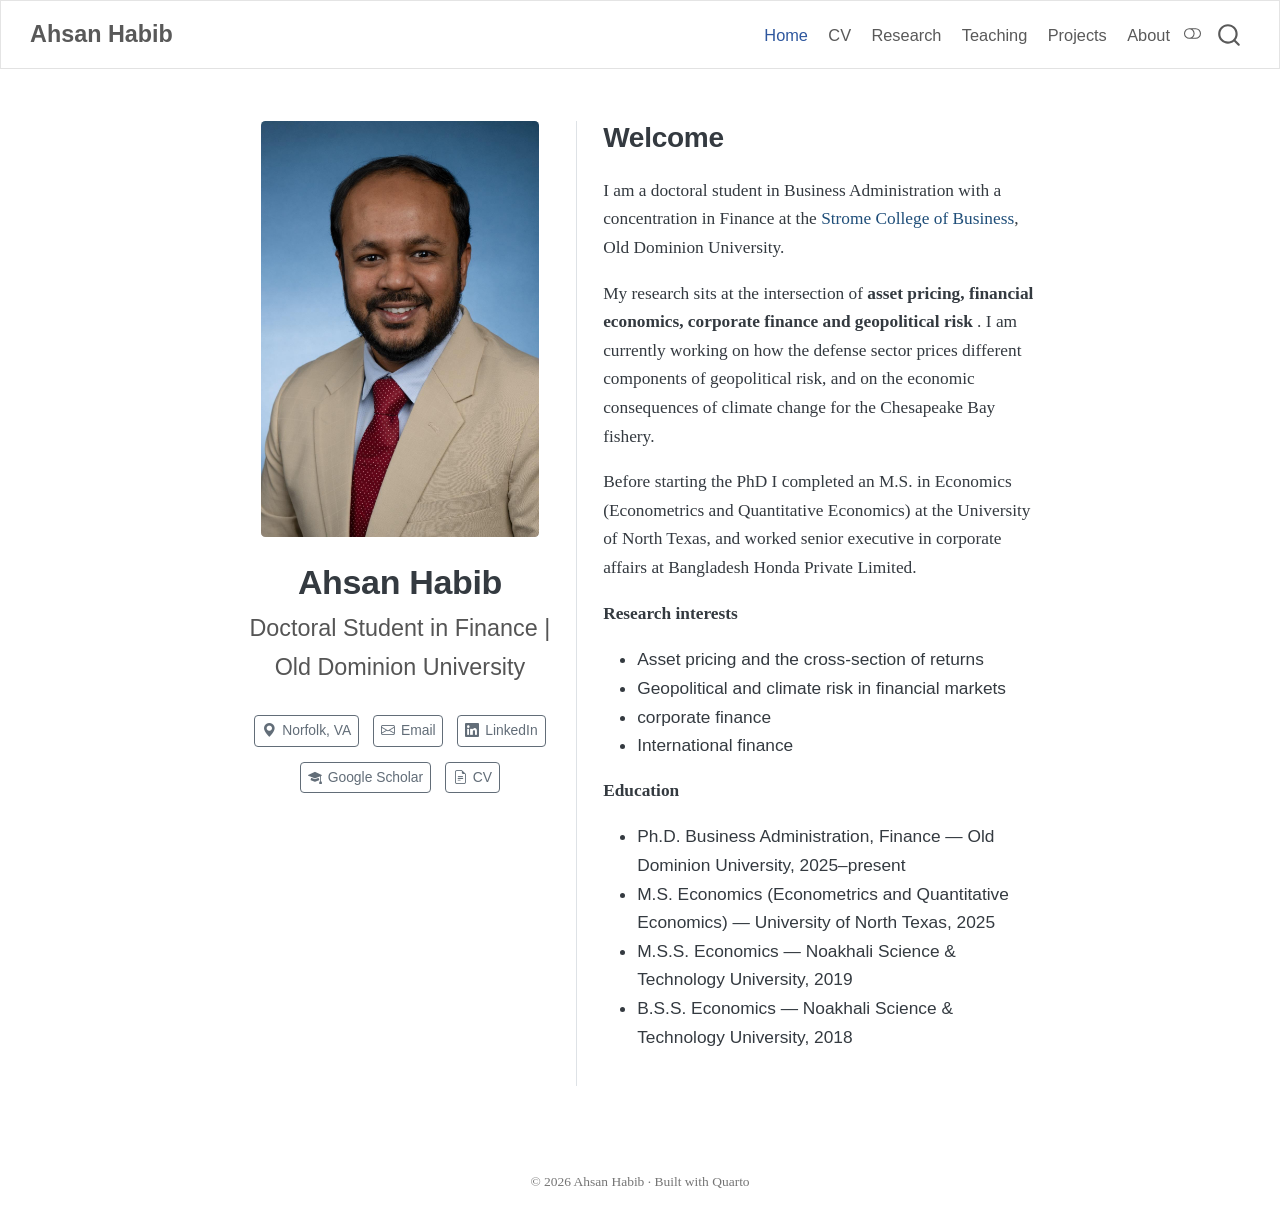
<file: docs/index.html>
<!DOCTYPE html>
<html xmlns="http://www.w3.org/1999/xhtml" lang="en" xml:lang="en"><head>

<meta charset="utf-8">
<meta name="generator" content="quarto-1.10.18">

<meta name="viewport" content="width=device-width, initial-scale=1.0, user-scalable=yes">


<title>Ahsan Habib</title>
<style>
/* Default styles provided by pandoc.
** See https://pandoc.org/MANUAL.html#variables-for-html for config info.
*/
span.smallcaps{font-variant: small-caps;}
div.columns{display: flex; gap: 1.5em;}
div.column{flex: auto;}
@media screen {
div.columns{gap: min(4vw, 1.5em);}
div.column{overflow-x: auto;}
}
div.hanging-indent{margin-left: 1.5em; text-indent: -1.5em;}
ul.task-list{list-style: none;}
ul.task-list li input[type="checkbox"] {
  width: 0.8em;
  margin: 0 0.8em 0.2em -1em; /* quarto-specific, see https://github.com/quarto-dev/quarto-cli/issues/4556 */ 
  vertical-align: middle;
}
</style>


<script src="site_libs/quarto-nav/quarto-nav.js"></script>
<script src="site_libs/quarto-nav/headroom.min.js"></script>
<script src="site_libs/clipboard/clipboard.min.js"></script>
<script src="site_libs/quarto-search/autocomplete.umd.js"></script>
<script src="site_libs/quarto-search/fuse.min.js"></script>
<script src="site_libs/quarto-search/quarto-search.js"></script>
<meta name="quarto:offset" content="./">
<link href="./images/favicon.png" rel="icon" type="image/png">
<script src="site_libs/quarto-html/quarto.js" type="module"></script>
<script src="site_libs/quarto-html/tabsets/tabsets.js" type="module"></script>
<script src="site_libs/quarto-html/popper.min.js"></script>
<script src="site_libs/quarto-html/tippy.umd.min.js"></script>
<link href="site_libs/quarto-html/tippy.css" rel="stylesheet">
<link href="site_libs/quarto-html/quarto-syntax-highlighting-64a204ab8560d761af7679ceaba22944.css" rel="stylesheet" class="quarto-color-scheme" id="quarto-text-highlighting-styles">
<link href="site_libs/quarto-html/quarto-syntax-highlighting-dark-b85bc7c33db8c58e0ec93c3465666fed.css" rel="stylesheet" class="quarto-color-scheme quarto-color-alternate" id="quarto-text-highlighting-styles">
<link href="site_libs/quarto-html/quarto-syntax-highlighting-64a204ab8560d761af7679ceaba22944.css" rel="stylesheet" class="quarto-color-scheme-extra" id="quarto-text-highlighting-styles">
<script src="site_libs/bootstrap/bootstrap.min.js"></script>
<link href="site_libs/bootstrap/bootstrap-icons.css" rel="stylesheet">
<link href="site_libs/bootstrap/bootstrap-e5f91ad3aecf1eb9d35c53ff38ad6c57.min.css" rel="stylesheet" append-hash="true" class="quarto-color-scheme" id="quarto-bootstrap" data-mode="light">
<link href="site_libs/bootstrap/bootstrap-dark-8b348f4b4b74a528bf910da1e8c5139e.min.css" rel="stylesheet" append-hash="true" class="quarto-color-scheme quarto-color-alternate" id="quarto-bootstrap" data-mode="dark">
<link href="site_libs/bootstrap/bootstrap-e5f91ad3aecf1eb9d35c53ff38ad6c57.min.css" rel="stylesheet" append-hash="true" class="quarto-color-scheme-extra" id="quarto-bootstrap" data-mode="light">
<script id="quarto-search-options" type="application/json">{
  "location": "navbar",
  "copy-button": false,
  "collapse-after": 3,
  "panel-placement": "end",
  "type": "overlay",
  "limit": 50,
  "keyboard-shortcut": [
    "f",
    "/",
    "s"
  ],
  "show-item-context": false,
  "language": {
    "search-no-results-text": "No results",
    "search-matching-documents-text": "matching documents",
    "search-copy-link-title": "Copy link to search",
    "search-hide-matches-text": "Hide additional matches",
    "search-more-match-text": "more match in this document",
    "search-more-matches-text": "more matches in this document",
    "search-clear-button-title": "Clear",
    "search-text-placeholder": "",
    "search-detached-cancel-button-title": "Cancel",
    "search-submit-button-title": "Submit",
    "search-label": "Search"
  }
}</script>


<link rel="stylesheet" href="styles.css">
</head>

<body class="nav-fixed fullcontent quarto-light"><script id="quarto-html-before-body" type="application/javascript">
    const toggleBodyColorMode = (bsSheetEl) => {
      const mode = bsSheetEl.getAttribute("data-mode");
      const bodyEl = window.document.querySelector("body");
      if (mode === "dark") {
        bodyEl.classList.add("quarto-dark");
        bodyEl.classList.remove("quarto-light");
      } else {
        bodyEl.classList.add("quarto-light");
        bodyEl.classList.remove("quarto-dark");
      }
    }
    const toggleBodyColorPrimary = () => {
      const bsSheetEl = window.document.querySelector("link#quarto-bootstrap:not([rel=disabled-stylesheet])");
      if (bsSheetEl) {
        toggleBodyColorMode(bsSheetEl);
      }
    }
    const setColorSchemeToggle = (alternate) => {
      const toggles = window.document.querySelectorAll('.quarto-color-scheme-toggle');
      for (let i=0; i < toggles.length; i++) {
        const toggle = toggles[i];
        if (toggle) {
          if (alternate) {
            toggle.classList.add("alternate");
          } else {
            toggle.classList.remove("alternate");
          }
        }
      }
    };
    const toggleColorMode = (alternate) => {
      // Switch the stylesheets
      const primaryStylesheets = window.document.querySelectorAll('link.quarto-color-scheme:not(.quarto-color-alternate)');
      const alternateStylesheets = window.document.querySelectorAll('link.quarto-color-scheme.quarto-color-alternate');
      manageTransitions('#quarto-margin-sidebar .nav-link', false);
      if (alternate) {
        // note: dark is layered on light, we don't disable primary!
        enableStylesheet(alternateStylesheets);
        for (const sheetNode of alternateStylesheets) {
          if (sheetNode.id === "quarto-bootstrap") {
            toggleBodyColorMode(sheetNode);
          }
        }
      } else {
        disableStylesheet(alternateStylesheets);
        enableStylesheet(primaryStylesheets)
        toggleBodyColorPrimary();
      }
      manageTransitions('#quarto-margin-sidebar .nav-link', true);
      // Switch the toggles
      setColorSchemeToggle(alternate)
      // Hack to workaround the fact that safari doesn't
      // properly recolor the scrollbar when toggling (#1455)
      if (navigator.userAgent.indexOf('Safari') > 0 && navigator.userAgent.indexOf('Chrome') == -1) {
        manageTransitions("body", false);
        window.scrollTo(0, 1);
        setTimeout(() => {
          window.scrollTo(0, 0);
          manageTransitions("body", true);
        }, 40);
      }
    }
    const disableStylesheet = (stylesheets) => {
      for (let i=0; i < stylesheets.length; i++) {
        const stylesheet = stylesheets[i];
        stylesheet.rel = 'disabled-stylesheet';
      }
    }
    const enableStylesheet = (stylesheets) => {
      for (let i=0; i < stylesheets.length; i++) {
        const stylesheet = stylesheets[i];
        if(stylesheet.rel !== 'stylesheet') { // for Chrome, which will still FOUC without this check
          stylesheet.rel = 'stylesheet';
        }
      }
    }
    const manageTransitions = (selector, allowTransitions) => {
      const els = window.document.querySelectorAll(selector);
      for (let i=0; i < els.length; i++) {
        const el = els[i];
        if (allowTransitions) {
          el.classList.remove('notransition');
        } else {
          el.classList.add('notransition');
        }
      }
    }
    const isFileUrl = () => {
      return window.location.protocol === 'file:';
    }
    const hasAlternateSentinel = () => {
      let styleSentinel = getColorSchemeSentinel();
      if (styleSentinel !== null) {
        return styleSentinel === "alternate";
      } else {
        return false;
      }
    }
    const setStyleSentinel = (alternate) => {
      const value = alternate ? "alternate" : "default";
      if (!isFileUrl()) {
        window.localStorage.setItem("quarto-color-scheme", value);
      } else {
        localAlternateSentinel = value;
      }
    }
    const getColorSchemeSentinel = () => {
      if (!isFileUrl()) {
        const storageValue = window.localStorage.getItem("quarto-color-scheme");
        return storageValue != null ? storageValue : localAlternateSentinel;
      } else {
        return localAlternateSentinel;
      }
    }
    const toggleGiscusIfUsed = (isAlternate, darkModeDefault) => {
      const baseTheme = document.querySelector('#giscus-base-theme')?.value ?? 'light';
      const alternateTheme = document.querySelector('#giscus-alt-theme')?.value ?? 'dark';
      let newTheme = '';
      if(authorPrefersDark) {
        newTheme = isAlternate ? baseTheme : alternateTheme;
      } else {
        newTheme = isAlternate ? alternateTheme : baseTheme;
      }
      const changeGiscusTheme = () => {
        // From: https://github.com/giscus/giscus/issues/336
        const sendMessage = (message) => {
          const iframe = document.querySelector('iframe.giscus-frame');
          if (!iframe) return;
          iframe.contentWindow.postMessage({ giscus: message }, 'https://giscus.app');
        }
        sendMessage({
          setConfig: {
            theme: newTheme
          }
        });
      }
      const isGiscussLoaded = window.document.querySelector('iframe.giscus-frame') !== null;
      if (isGiscussLoaded) {
        changeGiscusTheme();
      }
    };
    const authorPrefersDark = false;
    const darkModeDefault = authorPrefersDark;
      document.querySelector('link#quarto-text-highlighting-styles.quarto-color-scheme-extra').rel = 'disabled-stylesheet';
      document.querySelector('link#quarto-bootstrap.quarto-color-scheme-extra').rel = 'disabled-stylesheet';
    let localAlternateSentinel = darkModeDefault ? 'alternate' : 'default';
    // Dark / light mode switch
    window.quartoToggleColorScheme = () => {
      // Read the current dark / light value
      let toAlternate = !hasAlternateSentinel();
      toggleColorMode(toAlternate);
      setStyleSentinel(toAlternate);
      toggleGiscusIfUsed(toAlternate, darkModeDefault);
      window.dispatchEvent(new Event('resize'));
    };
    // Switch to dark mode if need be
    if (hasAlternateSentinel()) {
      toggleColorMode(true);
    } else {
      toggleColorMode(false);
    }
  </script>

<div id="quarto-search-results"></div>
  <header id="quarto-header" class="headroom fixed-top">
    <nav class="navbar navbar-expand-lg " data-bs-theme="dark">
      <div class="navbar-container container-fluid">
      <div class="navbar-brand-container mx-auto">
    <a class="navbar-brand" href="./index.html">
    <span class="navbar-title">Ahsan Habib</span>
    </a>
  </div>
            <div id="quarto-search" class="" title="Search"></div>
          <button class="navbar-toggler" type="button" data-bs-toggle="collapse" data-bs-target="#navbarCollapse" aria-controls="navbarCollapse" role="menu" aria-expanded="false" aria-label="Toggle navigation" onclick="if (window.quartoToggleHeadroom) { window.quartoToggleHeadroom(); }">
  <span class="navbar-toggler-icon"></span>
</button>
          <div class="collapse navbar-collapse" id="navbarCollapse">
            <ul class="navbar-nav navbar-nav-scroll ms-auto">
  <li class="nav-item">
    <a class="nav-link active" href="./index.html" aria-current="page"> 
<span class="menu-text">Home</span></a>
  </li>  
  <li class="nav-item">
    <a class="nav-link" href="./ahsan_habib_cv.pdf"> 
<span class="menu-text">CV</span></a>
  </li>  
  <li class="nav-item">
    <a class="nav-link" href="./research.html"> 
<span class="menu-text">Research</span></a>
  </li>  
  <li class="nav-item">
    <a class="nav-link" href="./teaching.html"> 
<span class="menu-text">Teaching</span></a>
  </li>  
  <li class="nav-item">
    <a class="nav-link" href="./projects.html"> 
<span class="menu-text">Projects</span></a>
  </li>  
  <li class="nav-item">
    <a class="nav-link" href="./about.html"> 
<span class="menu-text">About</span></a>
  </li>  
</ul>
          </div> <!-- /navcollapse -->
            <div class="quarto-navbar-tools">
  <a href="" class="quarto-color-scheme-toggle quarto-navigation-tool  px-1" onclick="window.quartoToggleColorScheme(); return false;" title="Toggle dark mode"><i class="bi"></i></a>
</div>
      </div> <!-- /container-fluid -->
    </nav>
</header>
<!-- content -->
<div id="quarto-content" class="quarto-container page-columns page-rows-contents page-layout-article page-navbar">
<!-- sidebar -->
<!-- margin-sidebar -->
    
<!-- main -->
<div class="quarto-about-trestles">
  <div class="about-entity">
    <img src="images/headshot.jpg" class="about-image
  rounded " style="width: 16em;">
<header id="title-block-header" class="quarto-title-block default">
<div class="quarto-title">
<h1 class="title">Ahsan Habib</h1>
<p class="subtitle lead">Doctoral Student in Finance | Old Dominion University</p>
</div>
<div class="quarto-title-meta">
  </div>
</header>
    <div class="about-links">
  <a href="https://www.google.com/maps/place/Constant+Hall/@36.8875245,-76.3078365,17z/data=!3m1!4b1!4m6!3m5!1s0x89ba99ad50b1e0df:0x51c27a65cc852fa4!8m2!3d36.8875202!4d-76.3052616!16s%2Fg%2F12mjc9rc_?entry=ttu&amp;g_ep=EgoyMDI2MDgyNS4wIKXMDSoASAFQAw%3D%3D" class="about-link" rel="" target="">
    <i class="bi bi-geo-alt-fill"></i>
     <span class="about-link-text">Norfolk, VA</span>
  </a>
  <a href="mailto:ahsanhabib4143@gmail.com" class="about-link" rel="" target="">
    <i class="bi bi-envelope"></i>
     <span class="about-link-text">Email</span>
  </a>
  <a href="https://www.linkedin.com/in/ahsan-habib-007/" class="about-link" rel="" target="">
    <i class="bi bi-linkedin"></i>
     <span class="about-link-text">LinkedIn</span>
  </a>
  <a href="https://scholar.google.com/citations?user=9FGBge8AAAAJ&amp;hl=en" class="about-link" rel="" target="">
    <i class="bi bi-mortarboard-fill"></i>
     <span class="about-link-text">Google Scholar</span>
  </a>
  <a href="/ahsan_habib_cv.pdf" class="about-link" rel="" target="">
    <i class="bi bi-file-earmark-text"></i>
     <span class="about-link-text">CV</span>
  </a>
</div>
  </div>
  <div class="about-contents"><main class="content" id="quarto-document-content">

<section id="welcome" class="level2">
<h2 data-anchor-id="welcome">Welcome</h2>
<p>I am a doctoral student in Business Administration with a concentration in Finance at the <a href="https://www.odu.edu/strome">Strome College of Business</a>, Old Dominion University.</p>
<p>My research sits at the intersection of <strong>asset pricing, financial economics, corporate finance and geopolitical risk </strong>. I am currently working on how the defense sector prices different components of geopolitical risk, and on the economic consequences of climate change for the Chesapeake Bay fishery.</p>
<p>Before starting the PhD I completed an M.S. in Economics (Econometrics and Quantitative Economics) at the University of North Texas, and worked senior executive in corporate affairs at Bangladesh Honda Private Limited.</p>
<p><strong>Research interests</strong></p>
<ul>
<li>Asset pricing and the cross-section of returns</li>
<li>Geopolitical and climate risk in financial markets</li>
<li>corporate finance</li>
<li>International finance</li>
</ul>
<p><strong>Education</strong></p>
<ul>
<li>Ph.D.&nbsp;Business Administration, Finance — Old Dominion University, 2025–present</li>
<li>M.S. Economics (Econometrics and Quantitative Economics) — University of North Texas, 2025</li>
<li>M.S.S. Economics — Noakhali Science &amp; Technology University, 2019</li>
<li>B.S.S. Economics — Noakhali Science &amp; Technology University, 2018</li>
</ul>


</section>
</main></div>
</div>
 <!-- /main -->
<script id="quarto-html-after-body" type="application/javascript">
  window.document.addEventListener("DOMContentLoaded", function (event) {
    // Ensure there is a toggle, if there isn't float one in the top right
    if (window.document.querySelector('.quarto-color-scheme-toggle') === null) {
      const a = window.document.createElement('a');
      a.classList.add('top-right');
      a.classList.add('quarto-color-scheme-toggle');
      a.href = "";
      a.onclick = function() { try { window.quartoToggleColorScheme(); } catch {} return false; };
      const i = window.document.createElement("i");
      i.classList.add('bi');
      a.appendChild(i);
      window.document.body.appendChild(a);
    }
    setColorSchemeToggle(hasAlternateSentinel())
    const isCodeAnnotation = (el) => {
      for (const clz of el.classList) {
        if (clz.startsWith('code-annotation-')) {                     
          return true;
        }
      }
      return false;
    }
    const onCopySuccess = function(e) {
      // button target
      const button = e.trigger;
      // don't keep focus
      button.blur();
      // flash "checked"
      button.classList.add('code-copy-button-checked');
      var currentTitle = button.getAttribute("title");
      button.setAttribute("title", "Copied!");
      let tooltip;
      if (window.bootstrap) {
        button.setAttribute("data-bs-toggle", "tooltip");
        button.setAttribute("data-bs-placement", "left");
        button.setAttribute("data-bs-title", "Copied!");
        tooltip = new bootstrap.Tooltip(button, 
          { trigger: "manual", 
            customClass: "code-copy-button-tooltip",
            offset: [0, -8]});
        tooltip.show();    
      }
      setTimeout(function() {
        if (tooltip) {
          tooltip.hide();
          button.removeAttribute("data-bs-title");
          button.removeAttribute("data-bs-toggle");
          button.removeAttribute("data-bs-placement");
        }
        button.setAttribute("title", currentTitle);
        button.classList.remove('code-copy-button-checked');
      }, 1000);
      // clear code selection
      e.clearSelection();
    }
    const getTextToCopy = function(trigger) {
      const outerScaffold = trigger.parentElement.cloneNode(true);
      const codeEl = outerScaffold.querySelector('code');
      for (const childEl of codeEl.children) {
        if (isCodeAnnotation(childEl)) {
          childEl.remove();
        }
      }
      return codeEl.innerText;
    }
    const clipboard = new window.ClipboardJS('.code-copy-button:not([data-in-quarto-modal])', {
      text: getTextToCopy
    });
    clipboard.on('success', onCopySuccess);
    if (window.document.getElementById('quarto-embedded-source-code-modal')) {
      const clipboardModal = new window.ClipboardJS('.code-copy-button[data-in-quarto-modal]', {
        text: getTextToCopy,
        container: window.document.getElementById('quarto-embedded-source-code-modal')
      });
      clipboardModal.on('success', onCopySuccess);
    }
      var localhostRegex = new RegExp(/^(?:http|https):\/\/localhost\:?[0-9]*\//);
      var mailtoRegex = new RegExp(/^mailto:/);
        var filterRegex = new RegExp("https:\/\/ahsanhabib-fin\.github\.io");
      var isInternal = (href) => {
          return filterRegex.test(href) || localhostRegex.test(href) || mailtoRegex.test(href);
      }
      // Inspect non-navigation links and adorn them if external
     var links = window.document.querySelectorAll('a[href]:not(.nav-link):not(.navbar-brand):not(.toc-action):not(.sidebar-link):not(.sidebar-item-toggle):not(.pagination-link):not(.no-external):not([aria-hidden]):not(.dropdown-item):not(.quarto-navigation-tool):not(.about-link)');
      for (var i=0; i<links.length; i++) {
        const link = links[i];
        if (!isInternal(link.href)) {
          // undo the damage that might have been done by quarto-nav.js in the case of
          // links that we want to consider external
          if (link.dataset.originalHref !== undefined) {
            link.href = link.dataset.originalHref;
          }
            // target, if specified
            link.setAttribute("target", "_blank");
            if (link.getAttribute("rel") === null) {
              link.setAttribute("rel", "noopener");
            }
        }
      }
    function tippyHover(el, contentFn, onTriggerFn, onUntriggerFn) {
      const config = {
        allowHTML: true,
        maxWidth: 500,
        delay: 100,
        arrow: false,
        appendTo: function(el) {
            return el.parentElement;
        },
        interactive: true,
        interactiveBorder: 10,
        theme: 'quarto',
        placement: 'bottom-start',
      };
      if (contentFn) {
        config.content = contentFn;
      }
      if (onTriggerFn) {
        config.onTrigger = onTriggerFn;
      }
      if (onUntriggerFn) {
        config.onUntrigger = onUntriggerFn;
      }
      window.tippy(el, config); 
    }
    const noterefs = window.document.querySelectorAll('a[role="doc-noteref"]');
    for (var i=0; i<noterefs.length; i++) {
      const ref = noterefs[i];
      tippyHover(ref, function() {
        // use id or data attribute instead here
        let href = ref.getAttribute('data-footnote-href') || ref.getAttribute('href');
        try { href = new URL(href).hash; } catch {}
        const id = href.replace(/^#\/?/, "");
        const note = window.document.getElementById(id);
        if (note) {
          return note.innerHTML;
        } else {
          return "";
        }
      });
    }
    const xrefs = window.document.querySelectorAll('a.quarto-xref');
    const processXRef = (id, note) => {
      // Strip column container classes
      const stripColumnClz = (el) => {
        el.classList.remove("page-full", "page-columns");
        if (el.children) {
          for (const child of el.children) {
            stripColumnClz(child);
          }
        }
      }
      stripColumnClz(note)
      if (id === null || id.startsWith('sec-')) {
        // Special case sections, only their first couple elements
        const container = document.createElement("div");
        if (note.children && note.children.length > 2) {
          container.appendChild(note.children[0].cloneNode(true));
          for (let i = 1; i < note.children.length; i++) {
            const child = note.children[i];
            if (child.tagName === "P" && child.innerText === "") {
              continue;
            } else {
              container.appendChild(child.cloneNode(true));
              break;
            }
          }
          if (window.Quarto?.typesetMath) {
            window.Quarto.typesetMath(container);
          }
          return container.innerHTML
        } else {
          if (window.Quarto?.typesetMath) {
            window.Quarto.typesetMath(note);
          }
          return note.innerHTML;
        }
      } else {
        // Remove any anchor links if they are present
        const anchorLink = note.querySelector('a.anchorjs-link');
        if (anchorLink) {
          anchorLink.remove();
        }
        if (window.Quarto?.typesetMath) {
          window.Quarto.typesetMath(note);
        }
        if (note.classList.contains("callout")) {
          return note.outerHTML;
        } else {
          return note.innerHTML;
        }
      }
    }
    for (var i=0; i<xrefs.length; i++) {
      const xref = xrefs[i];
      tippyHover(xref, undefined, function(instance) {
        instance.disable();
        let url = xref.getAttribute('href');
        let hash = undefined; 
        if (url.startsWith('#')) {
          hash = url;
        } else {
          try { hash = new URL(url).hash; } catch {}
        }
        if (hash) {
          const id = hash.replace(/^#\/?/, "");
          const note = window.document.getElementById(id);
          if (note !== null) {
            try {
              const html = processXRef(id, note.cloneNode(true));
              instance.setContent(html);
            } finally {
              instance.enable();
              instance.show();
            }
          } else {
            // See if we can fetch this
            fetch(url.split('#')[0])
            .then(res => res.text())
            .then(html => {
              const parser = new DOMParser();
              const htmlDoc = parser.parseFromString(html, "text/html");
              const note = htmlDoc.getElementById(id);
              if (note !== null) {
                const html = processXRef(id, note);
                instance.setContent(html);
              } 
            }).finally(() => {
              instance.enable();
              instance.show();
            });
          }
        } else {
          // See if we can fetch a full url (with no hash to target)
          // This is a special case and we should probably do some content thinning / targeting
          fetch(url)
          .then(res => res.text())
          .then(html => {
            const parser = new DOMParser();
            const htmlDoc = parser.parseFromString(html, "text/html");
            const note = htmlDoc.querySelector('main.content');
            if (note !== null) {
              // This should only happen for chapter cross references
              // (since there is no id in the URL)
              // remove the first header
              if (note.children.length > 0 && note.children[0].tagName === "HEADER") {
                note.children[0].remove();
              }
              const html = processXRef(null, note);
              instance.setContent(html);
            } 
          }).finally(() => {
            instance.enable();
            instance.show();
          });
        }
      }, function(instance) {
      });
    }
        let selectedAnnoteEl;
        const selectorForAnnotation = ( cell, annotation) => {
          let cellAttr = 'data-code-cell="' + cell + '"';
          let lineAttr = 'data-code-annotation="' +  annotation + '"';
          const selector = 'span[' + cellAttr + '][' + lineAttr + ']';
          return selector;
        }
        const selectCodeLines = (annoteEl) => {
          const doc = window.document;
          const targetCell = annoteEl.getAttribute("data-target-cell");
          const targetAnnotation = annoteEl.getAttribute("data-target-annotation");
          const annoteSpan = window.document.querySelector(selectorForAnnotation(targetCell, targetAnnotation));
          const lines = annoteSpan.getAttribute("data-code-lines").split(",");
          const lineIds = lines.map((line) => {
            return targetCell + "-" + line;
          })
          let top = null;
          let height = null;
          let parent = null;
          if (lineIds.length > 0) {
              //compute the position of the single el (top and bottom and make a div)
              const el = window.document.getElementById(lineIds[0]);
              top = el.offsetTop;
              height = el.offsetHeight;
              parent = el.parentElement.parentElement;
            if (lineIds.length > 1) {
              const lastEl = window.document.getElementById(lineIds[lineIds.length - 1]);
              const bottom = lastEl.offsetTop + lastEl.offsetHeight;
              height = bottom - top;
            }
            if (top !== null && height !== null && parent !== null) {
              // cook up a div (if necessary) and position it 
              let div = window.document.getElementById("code-annotation-line-highlight");
              if (div === null) {
                div = window.document.createElement("div");
                div.setAttribute("id", "code-annotation-line-highlight");
                div.style.position = 'absolute';
                parent.appendChild(div);
              }
              div.style.top = top - 2 + "px";
              div.style.height = height + 4 + "px";
              div.style.left = 0;
              let gutterDiv = window.document.getElementById("code-annotation-line-highlight-gutter");
              if (gutterDiv === null) {
                gutterDiv = window.document.createElement("div");
                gutterDiv.setAttribute("id", "code-annotation-line-highlight-gutter");
                gutterDiv.style.position = 'absolute';
                const codeCell = window.document.getElementById(targetCell);
                const gutter = codeCell.querySelector('.code-annotation-gutter');
                gutter.appendChild(gutterDiv);
              }
              gutterDiv.style.top = top - 2 + "px";
              gutterDiv.style.height = height + 4 + "px";
            }
            selectedAnnoteEl = annoteEl;
          }
        };
        const unselectCodeLines = () => {
          const elementsIds = ["code-annotation-line-highlight", "code-annotation-line-highlight-gutter"];
          elementsIds.forEach((elId) => {
            const div = window.document.getElementById(elId);
            if (div) {
              div.remove();
            }
          });
          selectedAnnoteEl = undefined;
        };
          // Handle positioning of the toggle
      window.addEventListener(
        "resize",
        throttle(() => {
          elRect = undefined;
          if (selectedAnnoteEl) {
            selectCodeLines(selectedAnnoteEl);
          }
        }, 10)
      );
      function throttle(fn, ms) {
      let throttle = false;
      let timer;
        return (...args) => {
          if(!throttle) { // first call gets through
              fn.apply(this, args);
              throttle = true;
          } else { // all the others get throttled
              if(timer) clearTimeout(timer); // cancel #2
              timer = setTimeout(() => {
                fn.apply(this, args);
                timer = throttle = false;
              }, ms);
          }
        };
      }
        // Attach click handler to the DT
        const annoteDls = window.document.querySelectorAll('dt[data-target-cell]');
        for (const annoteDlNode of annoteDls) {
          annoteDlNode.addEventListener('click', (event) => {
            const clickedEl = event.target;
            if (clickedEl !== selectedAnnoteEl) {
              unselectCodeLines();
              const activeEl = window.document.querySelector('dt[data-target-cell].code-annotation-active');
              if (activeEl) {
                activeEl.classList.remove('code-annotation-active');
              }
              selectCodeLines(clickedEl);
              clickedEl.classList.add('code-annotation-active');
            } else {
              // Unselect the line
              unselectCodeLines();
              clickedEl.classList.remove('code-annotation-active');
            }
          });
        }
    const findCites = (el) => {
      const parentEl = el.parentElement;
      if (parentEl) {
        const cites = parentEl.dataset.cites;
        if (cites) {
          return {
            el,
            cites: cites.split(' ')
          };
        } else {
          return findCites(el.parentElement)
        }
      } else {
        return undefined;
      }
    };
    var bibliorefs = window.document.querySelectorAll('a[role="doc-biblioref"]');
    for (var i=0; i<bibliorefs.length; i++) {
      const ref = bibliorefs[i];
      const citeInfo = findCites(ref);
      if (citeInfo) {
        tippyHover(citeInfo.el, function() {
          var popup = window.document.createElement('div');
          citeInfo.cites.forEach(function(cite) {
            var citeDiv = window.document.createElement('div');
            citeDiv.classList.add('hanging-indent');
            citeDiv.classList.add('csl-entry');
            var biblioDiv = window.document.getElementById('ref-' + cite);
            if (biblioDiv) {
              citeDiv.innerHTML = biblioDiv.innerHTML;
            }
            popup.appendChild(citeDiv);
          });
          return popup.innerHTML;
        });
      }
    }
  });
  </script>
</div> <!-- /content -->
<footer class="footer">
  <div class="nav-footer">
    <div class="nav-footer-left">
      &nbsp;
    </div>   
    <div class="nav-footer-center">
<p>© 2026 Ahsan Habib · Built with <a href="https://quarto.org">Quarto</a></p>
</div>
    <div class="nav-footer-right">
      &nbsp;
    </div>
  </div>
</footer>




</body></html>
</file>
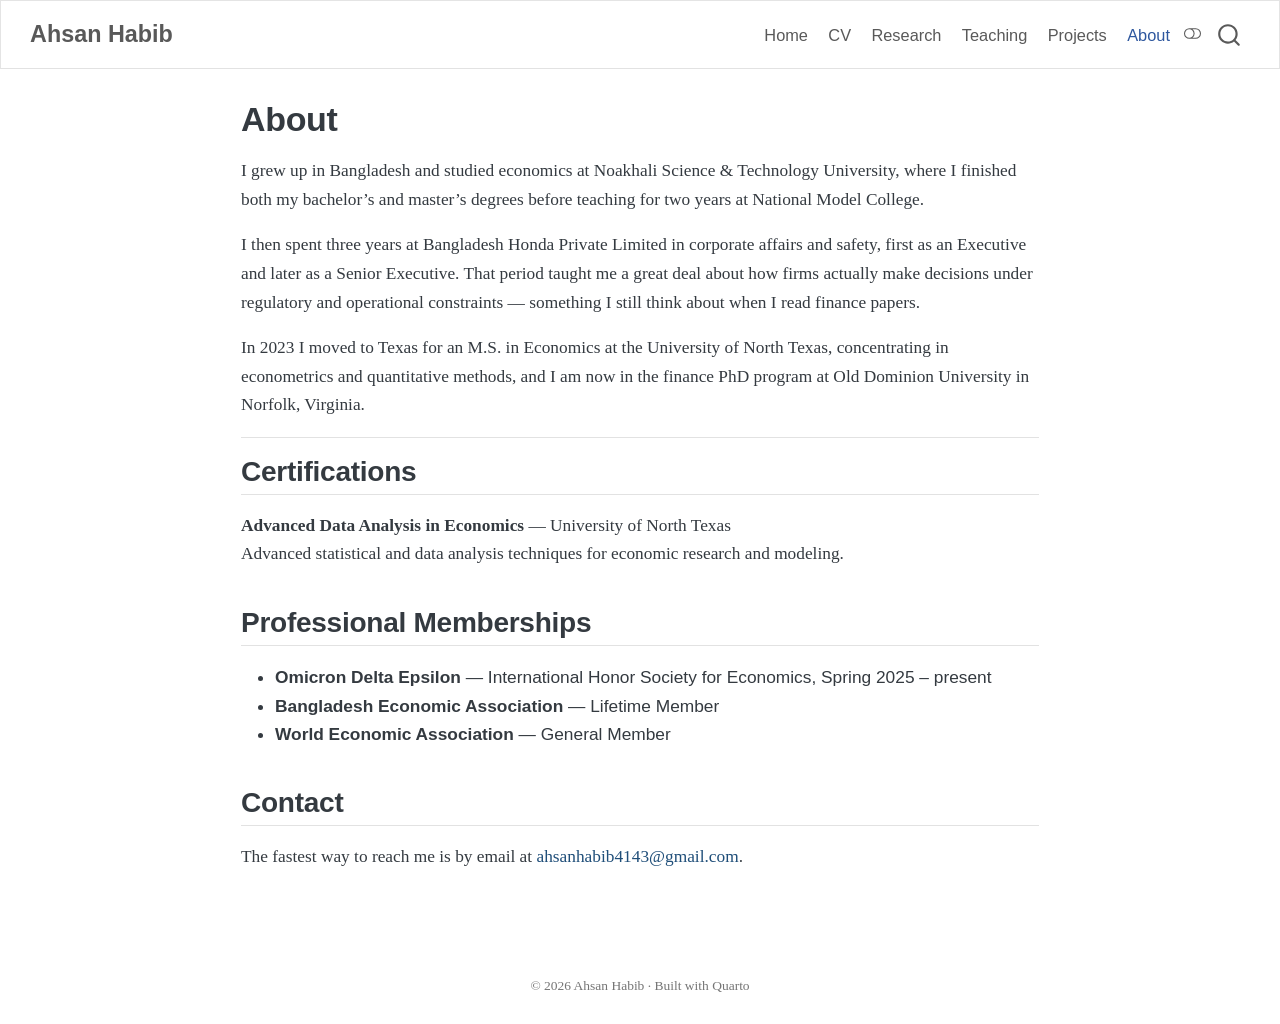
<file: docs/about.html>
<!DOCTYPE html>
<html xmlns="http://www.w3.org/1999/xhtml" lang="en" xml:lang="en"><head>

<meta charset="utf-8">
<meta name="generator" content="quarto-1.10.18">

<meta name="viewport" content="width=device-width, initial-scale=1.0, user-scalable=yes">


<title>About – Ahsan Habib</title>
<style>
/* Default styles provided by pandoc.
** See https://pandoc.org/MANUAL.html#variables-for-html for config info.
*/
span.smallcaps{font-variant: small-caps;}
div.columns{display: flex; gap: 1.5em;}
div.column{flex: auto;}
@media screen {
div.columns{gap: min(4vw, 1.5em);}
div.column{overflow-x: auto;}
}
div.hanging-indent{margin-left: 1.5em; text-indent: -1.5em;}
ul.task-list{list-style: none;}
ul.task-list li input[type="checkbox"] {
  width: 0.8em;
  margin: 0 0.8em 0.2em -1em; /* quarto-specific, see https://github.com/quarto-dev/quarto-cli/issues/4556 */ 
  vertical-align: middle;
}
</style>


<script src="site_libs/quarto-nav/quarto-nav.js"></script>
<script src="site_libs/quarto-nav/headroom.min.js"></script>
<script src="site_libs/clipboard/clipboard.min.js"></script>
<script src="site_libs/quarto-search/autocomplete.umd.js"></script>
<script src="site_libs/quarto-search/fuse.min.js"></script>
<script src="site_libs/quarto-search/quarto-search.js"></script>
<meta name="quarto:offset" content="./">
<link href="./images/favicon.png" rel="icon" type="image/png">
<script src="site_libs/quarto-html/quarto.js" type="module"></script>
<script src="site_libs/quarto-html/tabsets/tabsets.js" type="module"></script>
<script src="site_libs/quarto-html/popper.min.js"></script>
<script src="site_libs/quarto-html/tippy.umd.min.js"></script>
<script src="site_libs/quarto-html/anchor.min.js"></script>
<link href="site_libs/quarto-html/tippy.css" rel="stylesheet">
<link href="site_libs/quarto-html/quarto-syntax-highlighting-64a204ab8560d761af7679ceaba22944.css" rel="stylesheet" class="quarto-color-scheme" id="quarto-text-highlighting-styles">
<link href="site_libs/quarto-html/quarto-syntax-highlighting-dark-b85bc7c33db8c58e0ec93c3465666fed.css" rel="stylesheet" class="quarto-color-scheme quarto-color-alternate" id="quarto-text-highlighting-styles">
<link href="site_libs/quarto-html/quarto-syntax-highlighting-64a204ab8560d761af7679ceaba22944.css" rel="stylesheet" class="quarto-color-scheme-extra" id="quarto-text-highlighting-styles">
<script src="site_libs/bootstrap/bootstrap.min.js"></script>
<link href="site_libs/bootstrap/bootstrap-icons.css" rel="stylesheet">
<link href="site_libs/bootstrap/bootstrap-e5f91ad3aecf1eb9d35c53ff38ad6c57.min.css" rel="stylesheet" append-hash="true" class="quarto-color-scheme" id="quarto-bootstrap" data-mode="light">
<link href="site_libs/bootstrap/bootstrap-dark-8b348f4b4b74a528bf910da1e8c5139e.min.css" rel="stylesheet" append-hash="true" class="quarto-color-scheme quarto-color-alternate" id="quarto-bootstrap" data-mode="dark">
<link href="site_libs/bootstrap/bootstrap-e5f91ad3aecf1eb9d35c53ff38ad6c57.min.css" rel="stylesheet" append-hash="true" class="quarto-color-scheme-extra" id="quarto-bootstrap" data-mode="light">
<script id="quarto-search-options" type="application/json">{
  "location": "navbar",
  "copy-button": false,
  "collapse-after": 3,
  "panel-placement": "end",
  "type": "overlay",
  "limit": 50,
  "keyboard-shortcut": [
    "f",
    "/",
    "s"
  ],
  "show-item-context": false,
  "language": {
    "search-no-results-text": "No results",
    "search-matching-documents-text": "matching documents",
    "search-copy-link-title": "Copy link to search",
    "search-hide-matches-text": "Hide additional matches",
    "search-more-match-text": "more match in this document",
    "search-more-matches-text": "more matches in this document",
    "search-clear-button-title": "Clear",
    "search-text-placeholder": "",
    "search-detached-cancel-button-title": "Cancel",
    "search-submit-button-title": "Submit",
    "search-label": "Search"
  }
}</script>


<link rel="stylesheet" href="styles.css">
</head>

<body class="nav-fixed fullcontent quarto-light"><script id="quarto-html-before-body" type="application/javascript">
    const toggleBodyColorMode = (bsSheetEl) => {
      const mode = bsSheetEl.getAttribute("data-mode");
      const bodyEl = window.document.querySelector("body");
      if (mode === "dark") {
        bodyEl.classList.add("quarto-dark");
        bodyEl.classList.remove("quarto-light");
      } else {
        bodyEl.classList.add("quarto-light");
        bodyEl.classList.remove("quarto-dark");
      }
    }
    const toggleBodyColorPrimary = () => {
      const bsSheetEl = window.document.querySelector("link#quarto-bootstrap:not([rel=disabled-stylesheet])");
      if (bsSheetEl) {
        toggleBodyColorMode(bsSheetEl);
      }
    }
    const setColorSchemeToggle = (alternate) => {
      const toggles = window.document.querySelectorAll('.quarto-color-scheme-toggle');
      for (let i=0; i < toggles.length; i++) {
        const toggle = toggles[i];
        if (toggle) {
          if (alternate) {
            toggle.classList.add("alternate");
          } else {
            toggle.classList.remove("alternate");
          }
        }
      }
    };
    const toggleColorMode = (alternate) => {
      // Switch the stylesheets
      const primaryStylesheets = window.document.querySelectorAll('link.quarto-color-scheme:not(.quarto-color-alternate)');
      const alternateStylesheets = window.document.querySelectorAll('link.quarto-color-scheme.quarto-color-alternate');
      manageTransitions('#quarto-margin-sidebar .nav-link', false);
      if (alternate) {
        // note: dark is layered on light, we don't disable primary!
        enableStylesheet(alternateStylesheets);
        for (const sheetNode of alternateStylesheets) {
          if (sheetNode.id === "quarto-bootstrap") {
            toggleBodyColorMode(sheetNode);
          }
        }
      } else {
        disableStylesheet(alternateStylesheets);
        enableStylesheet(primaryStylesheets)
        toggleBodyColorPrimary();
      }
      manageTransitions('#quarto-margin-sidebar .nav-link', true);
      // Switch the toggles
      setColorSchemeToggle(alternate)
      // Hack to workaround the fact that safari doesn't
      // properly recolor the scrollbar when toggling (#1455)
      if (navigator.userAgent.indexOf('Safari') > 0 && navigator.userAgent.indexOf('Chrome') == -1) {
        manageTransitions("body", false);
        window.scrollTo(0, 1);
        setTimeout(() => {
          window.scrollTo(0, 0);
          manageTransitions("body", true);
        }, 40);
      }
    }
    const disableStylesheet = (stylesheets) => {
      for (let i=0; i < stylesheets.length; i++) {
        const stylesheet = stylesheets[i];
        stylesheet.rel = 'disabled-stylesheet';
      }
    }
    const enableStylesheet = (stylesheets) => {
      for (let i=0; i < stylesheets.length; i++) {
        const stylesheet = stylesheets[i];
        if(stylesheet.rel !== 'stylesheet') { // for Chrome, which will still FOUC without this check
          stylesheet.rel = 'stylesheet';
        }
      }
    }
    const manageTransitions = (selector, allowTransitions) => {
      const els = window.document.querySelectorAll(selector);
      for (let i=0; i < els.length; i++) {
        const el = els[i];
        if (allowTransitions) {
          el.classList.remove('notransition');
        } else {
          el.classList.add('notransition');
        }
      }
    }
    const isFileUrl = () => {
      return window.location.protocol === 'file:';
    }
    const hasAlternateSentinel = () => {
      let styleSentinel = getColorSchemeSentinel();
      if (styleSentinel !== null) {
        return styleSentinel === "alternate";
      } else {
        return false;
      }
    }
    const setStyleSentinel = (alternate) => {
      const value = alternate ? "alternate" : "default";
      if (!isFileUrl()) {
        window.localStorage.setItem("quarto-color-scheme", value);
      } else {
        localAlternateSentinel = value;
      }
    }
    const getColorSchemeSentinel = () => {
      if (!isFileUrl()) {
        const storageValue = window.localStorage.getItem("quarto-color-scheme");
        return storageValue != null ? storageValue : localAlternateSentinel;
      } else {
        return localAlternateSentinel;
      }
    }
    const toggleGiscusIfUsed = (isAlternate, darkModeDefault) => {
      const baseTheme = document.querySelector('#giscus-base-theme')?.value ?? 'light';
      const alternateTheme = document.querySelector('#giscus-alt-theme')?.value ?? 'dark';
      let newTheme = '';
      if(authorPrefersDark) {
        newTheme = isAlternate ? baseTheme : alternateTheme;
      } else {
        newTheme = isAlternate ? alternateTheme : baseTheme;
      }
      const changeGiscusTheme = () => {
        // From: https://github.com/giscus/giscus/issues/336
        const sendMessage = (message) => {
          const iframe = document.querySelector('iframe.giscus-frame');
          if (!iframe) return;
          iframe.contentWindow.postMessage({ giscus: message }, 'https://giscus.app');
        }
        sendMessage({
          setConfig: {
            theme: newTheme
          }
        });
      }
      const isGiscussLoaded = window.document.querySelector('iframe.giscus-frame') !== null;
      if (isGiscussLoaded) {
        changeGiscusTheme();
      }
    };
    const authorPrefersDark = false;
    const darkModeDefault = authorPrefersDark;
      document.querySelector('link#quarto-text-highlighting-styles.quarto-color-scheme-extra').rel = 'disabled-stylesheet';
      document.querySelector('link#quarto-bootstrap.quarto-color-scheme-extra').rel = 'disabled-stylesheet';
    let localAlternateSentinel = darkModeDefault ? 'alternate' : 'default';
    // Dark / light mode switch
    window.quartoToggleColorScheme = () => {
      // Read the current dark / light value
      let toAlternate = !hasAlternateSentinel();
      toggleColorMode(toAlternate);
      setStyleSentinel(toAlternate);
      toggleGiscusIfUsed(toAlternate, darkModeDefault);
      window.dispatchEvent(new Event('resize'));
    };
    // Switch to dark mode if need be
    if (hasAlternateSentinel()) {
      toggleColorMode(true);
    } else {
      toggleColorMode(false);
    }
  </script>

<div id="quarto-search-results"></div>
  <header id="quarto-header" class="headroom fixed-top">
    <nav class="navbar navbar-expand-lg " data-bs-theme="dark">
      <div class="navbar-container container-fluid">
      <div class="navbar-brand-container mx-auto">
    <a class="navbar-brand" href="./index.html">
    <span class="navbar-title">Ahsan Habib</span>
    </a>
  </div>
            <div id="quarto-search" class="" title="Search"></div>
          <button class="navbar-toggler" type="button" data-bs-toggle="collapse" data-bs-target="#navbarCollapse" aria-controls="navbarCollapse" role="menu" aria-expanded="false" aria-label="Toggle navigation" onclick="if (window.quartoToggleHeadroom) { window.quartoToggleHeadroom(); }">
  <span class="navbar-toggler-icon"></span>
</button>
          <div class="collapse navbar-collapse" id="navbarCollapse">
            <ul class="navbar-nav navbar-nav-scroll ms-auto">
  <li class="nav-item">
    <a class="nav-link" href="./index.html"> 
<span class="menu-text">Home</span></a>
  </li>  
  <li class="nav-item">
    <a class="nav-link" href="./ahsan_habib_cv.pdf"> 
<span class="menu-text">CV</span></a>
  </li>  
  <li class="nav-item">
    <a class="nav-link" href="./research.html"> 
<span class="menu-text">Research</span></a>
  </li>  
  <li class="nav-item">
    <a class="nav-link" href="./teaching.html"> 
<span class="menu-text">Teaching</span></a>
  </li>  
  <li class="nav-item">
    <a class="nav-link" href="./projects.html"> 
<span class="menu-text">Projects</span></a>
  </li>  
  <li class="nav-item">
    <a class="nav-link active" href="./about.html" aria-current="page"> 
<span class="menu-text">About</span></a>
  </li>  
</ul>
          </div> <!-- /navcollapse -->
            <div class="quarto-navbar-tools">
  <a href="" class="quarto-color-scheme-toggle quarto-navigation-tool  px-1" onclick="window.quartoToggleColorScheme(); return false;" title="Toggle dark mode"><i class="bi"></i></a>
</div>
      </div> <!-- /container-fluid -->
    </nav>
</header>
<!-- content -->
<div id="quarto-content" class="quarto-container page-columns page-rows-contents page-layout-article page-navbar">
<!-- sidebar -->
<!-- margin-sidebar -->
    
<!-- main -->
<main class="content" id="quarto-document-content">


<header id="title-block-header" class="quarto-title-block default">
<div class="quarto-title">
<h1 class="title">About</h1>
</div>



<div class="quarto-title-meta">

    
  
    
  </div>
  


</header>


<p>I grew up in Bangladesh and studied economics at Noakhali Science &amp; Technology University, where I finished both my bachelor’s and master’s degrees before teaching for two years at National Model College.</p>
<p>I then spent three years at Bangladesh Honda Private Limited in corporate affairs and safety, first as an Executive and later as a Senior Executive. That period taught me a great deal about how firms actually make decisions under regulatory and operational constraints — something I still think about when I read finance papers.</p>
<p>In 2023 I moved to Texas for an M.S. in Economics at the University of North Texas, concentrating in econometrics and quantitative methods, and I am now in the finance PhD program at Old Dominion University in Norfolk, Virginia.</p>
<hr>
<section id="certifications" class="level2">
<h2 class="anchored" data-anchor-id="certifications">Certifications</h2>
<p><strong>Advanced Data Analysis in Economics</strong> — University of North Texas<br>
Advanced statistical and data analysis techniques for economic research and modeling.</p>
</section>
<section id="professional-memberships" class="level2">
<h2 class="anchored" data-anchor-id="professional-memberships">Professional Memberships</h2>
<ul>
<li><strong>Omicron Delta Epsilon</strong> — International Honor Society for Economics, Spring 2025 – present</li>
<li><strong>Bangladesh Economic Association</strong> — Lifetime Member</li>
<li><strong>World Economic Association</strong> — General Member</li>
</ul>
</section>
<section id="contact" class="level2">
<h2 class="anchored" data-anchor-id="contact">Contact</h2>
<p>The fastest way to reach me is by email at <a href="mailto:ahsanhabib4143@gmail.com">ahsanhabib4143@gmail.com</a>.</p>
<!-- Once you have your ODU address, add it here too. -->


</section>

</main> <!-- /main -->
<script id="quarto-html-after-body" type="application/javascript">
  window.document.addEventListener("DOMContentLoaded", function (event) {
    // Ensure there is a toggle, if there isn't float one in the top right
    if (window.document.querySelector('.quarto-color-scheme-toggle') === null) {
      const a = window.document.createElement('a');
      a.classList.add('top-right');
      a.classList.add('quarto-color-scheme-toggle');
      a.href = "";
      a.onclick = function() { try { window.quartoToggleColorScheme(); } catch {} return false; };
      const i = window.document.createElement("i");
      i.classList.add('bi');
      a.appendChild(i);
      window.document.body.appendChild(a);
    }
    setColorSchemeToggle(hasAlternateSentinel())
    const icon = "";
    const anchorJS = new window.AnchorJS();
    anchorJS.options = {
      placement: 'right',
      icon: icon
    };
    anchorJS.add('.anchored');
    const isCodeAnnotation = (el) => {
      for (const clz of el.classList) {
        if (clz.startsWith('code-annotation-')) {                     
          return true;
        }
      }
      return false;
    }
    const onCopySuccess = function(e) {
      // button target
      const button = e.trigger;
      // don't keep focus
      button.blur();
      // flash "checked"
      button.classList.add('code-copy-button-checked');
      var currentTitle = button.getAttribute("title");
      button.setAttribute("title", "Copied!");
      let tooltip;
      if (window.bootstrap) {
        button.setAttribute("data-bs-toggle", "tooltip");
        button.setAttribute("data-bs-placement", "left");
        button.setAttribute("data-bs-title", "Copied!");
        tooltip = new bootstrap.Tooltip(button, 
          { trigger: "manual", 
            customClass: "code-copy-button-tooltip",
            offset: [0, -8]});
        tooltip.show();    
      }
      setTimeout(function() {
        if (tooltip) {
          tooltip.hide();
          button.removeAttribute("data-bs-title");
          button.removeAttribute("data-bs-toggle");
          button.removeAttribute("data-bs-placement");
        }
        button.setAttribute("title", currentTitle);
        button.classList.remove('code-copy-button-checked');
      }, 1000);
      // clear code selection
      e.clearSelection();
    }
    const getTextToCopy = function(trigger) {
      const outerScaffold = trigger.parentElement.cloneNode(true);
      const codeEl = outerScaffold.querySelector('code');
      for (const childEl of codeEl.children) {
        if (isCodeAnnotation(childEl)) {
          childEl.remove();
        }
      }
      return codeEl.innerText;
    }
    const clipboard = new window.ClipboardJS('.code-copy-button:not([data-in-quarto-modal])', {
      text: getTextToCopy
    });
    clipboard.on('success', onCopySuccess);
    if (window.document.getElementById('quarto-embedded-source-code-modal')) {
      const clipboardModal = new window.ClipboardJS('.code-copy-button[data-in-quarto-modal]', {
        text: getTextToCopy,
        container: window.document.getElementById('quarto-embedded-source-code-modal')
      });
      clipboardModal.on('success', onCopySuccess);
    }
      var localhostRegex = new RegExp(/^(?:http|https):\/\/localhost\:?[0-9]*\//);
      var mailtoRegex = new RegExp(/^mailto:/);
        var filterRegex = new RegExp("https:\/\/ahsanhabib-fin\.github\.io");
      var isInternal = (href) => {
          return filterRegex.test(href) || localhostRegex.test(href) || mailtoRegex.test(href);
      }
      // Inspect non-navigation links and adorn them if external
     var links = window.document.querySelectorAll('a[href]:not(.nav-link):not(.navbar-brand):not(.toc-action):not(.sidebar-link):not(.sidebar-item-toggle):not(.pagination-link):not(.no-external):not([aria-hidden]):not(.dropdown-item):not(.quarto-navigation-tool):not(.about-link)');
      for (var i=0; i<links.length; i++) {
        const link = links[i];
        if (!isInternal(link.href)) {
          // undo the damage that might have been done by quarto-nav.js in the case of
          // links that we want to consider external
          if (link.dataset.originalHref !== undefined) {
            link.href = link.dataset.originalHref;
          }
            // target, if specified
            link.setAttribute("target", "_blank");
            if (link.getAttribute("rel") === null) {
              link.setAttribute("rel", "noopener");
            }
        }
      }
    function tippyHover(el, contentFn, onTriggerFn, onUntriggerFn) {
      const config = {
        allowHTML: true,
        maxWidth: 500,
        delay: 100,
        arrow: false,
        appendTo: function(el) {
            return el.parentElement;
        },
        interactive: true,
        interactiveBorder: 10,
        theme: 'quarto',
        placement: 'bottom-start',
      };
      if (contentFn) {
        config.content = contentFn;
      }
      if (onTriggerFn) {
        config.onTrigger = onTriggerFn;
      }
      if (onUntriggerFn) {
        config.onUntrigger = onUntriggerFn;
      }
      window.tippy(el, config); 
    }
    const noterefs = window.document.querySelectorAll('a[role="doc-noteref"]');
    for (var i=0; i<noterefs.length; i++) {
      const ref = noterefs[i];
      tippyHover(ref, function() {
        // use id or data attribute instead here
        let href = ref.getAttribute('data-footnote-href') || ref.getAttribute('href');
        try { href = new URL(href).hash; } catch {}
        const id = href.replace(/^#\/?/, "");
        const note = window.document.getElementById(id);
        if (note) {
          return note.innerHTML;
        } else {
          return "";
        }
      });
    }
    const xrefs = window.document.querySelectorAll('a.quarto-xref');
    const processXRef = (id, note) => {
      // Strip column container classes
      const stripColumnClz = (el) => {
        el.classList.remove("page-full", "page-columns");
        if (el.children) {
          for (const child of el.children) {
            stripColumnClz(child);
          }
        }
      }
      stripColumnClz(note)
      if (id === null || id.startsWith('sec-')) {
        // Special case sections, only their first couple elements
        const container = document.createElement("div");
        if (note.children && note.children.length > 2) {
          container.appendChild(note.children[0].cloneNode(true));
          for (let i = 1; i < note.children.length; i++) {
            const child = note.children[i];
            if (child.tagName === "P" && child.innerText === "") {
              continue;
            } else {
              container.appendChild(child.cloneNode(true));
              break;
            }
          }
          if (window.Quarto?.typesetMath) {
            window.Quarto.typesetMath(container);
          }
          return container.innerHTML
        } else {
          if (window.Quarto?.typesetMath) {
            window.Quarto.typesetMath(note);
          }
          return note.innerHTML;
        }
      } else {
        // Remove any anchor links if they are present
        const anchorLink = note.querySelector('a.anchorjs-link');
        if (anchorLink) {
          anchorLink.remove();
        }
        if (window.Quarto?.typesetMath) {
          window.Quarto.typesetMath(note);
        }
        if (note.classList.contains("callout")) {
          return note.outerHTML;
        } else {
          return note.innerHTML;
        }
      }
    }
    for (var i=0; i<xrefs.length; i++) {
      const xref = xrefs[i];
      tippyHover(xref, undefined, function(instance) {
        instance.disable();
        let url = xref.getAttribute('href');
        let hash = undefined; 
        if (url.startsWith('#')) {
          hash = url;
        } else {
          try { hash = new URL(url).hash; } catch {}
        }
        if (hash) {
          const id = hash.replace(/^#\/?/, "");
          const note = window.document.getElementById(id);
          if (note !== null) {
            try {
              const html = processXRef(id, note.cloneNode(true));
              instance.setContent(html);
            } finally {
              instance.enable();
              instance.show();
            }
          } else {
            // See if we can fetch this
            fetch(url.split('#')[0])
            .then(res => res.text())
            .then(html => {
              const parser = new DOMParser();
              const htmlDoc = parser.parseFromString(html, "text/html");
              const note = htmlDoc.getElementById(id);
              if (note !== null) {
                const html = processXRef(id, note);
                instance.setContent(html);
              } 
            }).finally(() => {
              instance.enable();
              instance.show();
            });
          }
        } else {
          // See if we can fetch a full url (with no hash to target)
          // This is a special case and we should probably do some content thinning / targeting
          fetch(url)
          .then(res => res.text())
          .then(html => {
            const parser = new DOMParser();
            const htmlDoc = parser.parseFromString(html, "text/html");
            const note = htmlDoc.querySelector('main.content');
            if (note !== null) {
              // This should only happen for chapter cross references
              // (since there is no id in the URL)
              // remove the first header
              if (note.children.length > 0 && note.children[0].tagName === "HEADER") {
                note.children[0].remove();
              }
              const html = processXRef(null, note);
              instance.setContent(html);
            } 
          }).finally(() => {
            instance.enable();
            instance.show();
          });
        }
      }, function(instance) {
      });
    }
        let selectedAnnoteEl;
        const selectorForAnnotation = ( cell, annotation) => {
          let cellAttr = 'data-code-cell="' + cell + '"';
          let lineAttr = 'data-code-annotation="' +  annotation + '"';
          const selector = 'span[' + cellAttr + '][' + lineAttr + ']';
          return selector;
        }
        const selectCodeLines = (annoteEl) => {
          const doc = window.document;
          const targetCell = annoteEl.getAttribute("data-target-cell");
          const targetAnnotation = annoteEl.getAttribute("data-target-annotation");
          const annoteSpan = window.document.querySelector(selectorForAnnotation(targetCell, targetAnnotation));
          const lines = annoteSpan.getAttribute("data-code-lines").split(",");
          const lineIds = lines.map((line) => {
            return targetCell + "-" + line;
          })
          let top = null;
          let height = null;
          let parent = null;
          if (lineIds.length > 0) {
              //compute the position of the single el (top and bottom and make a div)
              const el = window.document.getElementById(lineIds[0]);
              top = el.offsetTop;
              height = el.offsetHeight;
              parent = el.parentElement.parentElement;
            if (lineIds.length > 1) {
              const lastEl = window.document.getElementById(lineIds[lineIds.length - 1]);
              const bottom = lastEl.offsetTop + lastEl.offsetHeight;
              height = bottom - top;
            }
            if (top !== null && height !== null && parent !== null) {
              // cook up a div (if necessary) and position it 
              let div = window.document.getElementById("code-annotation-line-highlight");
              if (div === null) {
                div = window.document.createElement("div");
                div.setAttribute("id", "code-annotation-line-highlight");
                div.style.position = 'absolute';
                parent.appendChild(div);
              }
              div.style.top = top - 2 + "px";
              div.style.height = height + 4 + "px";
              div.style.left = 0;
              let gutterDiv = window.document.getElementById("code-annotation-line-highlight-gutter");
              if (gutterDiv === null) {
                gutterDiv = window.document.createElement("div");
                gutterDiv.setAttribute("id", "code-annotation-line-highlight-gutter");
                gutterDiv.style.position = 'absolute';
                const codeCell = window.document.getElementById(targetCell);
                const gutter = codeCell.querySelector('.code-annotation-gutter');
                gutter.appendChild(gutterDiv);
              }
              gutterDiv.style.top = top - 2 + "px";
              gutterDiv.style.height = height + 4 + "px";
            }
            selectedAnnoteEl = annoteEl;
          }
        };
        const unselectCodeLines = () => {
          const elementsIds = ["code-annotation-line-highlight", "code-annotation-line-highlight-gutter"];
          elementsIds.forEach((elId) => {
            const div = window.document.getElementById(elId);
            if (div) {
              div.remove();
            }
          });
          selectedAnnoteEl = undefined;
        };
          // Handle positioning of the toggle
      window.addEventListener(
        "resize",
        throttle(() => {
          elRect = undefined;
          if (selectedAnnoteEl) {
            selectCodeLines(selectedAnnoteEl);
          }
        }, 10)
      );
      function throttle(fn, ms) {
      let throttle = false;
      let timer;
        return (...args) => {
          if(!throttle) { // first call gets through
              fn.apply(this, args);
              throttle = true;
          } else { // all the others get throttled
              if(timer) clearTimeout(timer); // cancel #2
              timer = setTimeout(() => {
                fn.apply(this, args);
                timer = throttle = false;
              }, ms);
          }
        };
      }
        // Attach click handler to the DT
        const annoteDls = window.document.querySelectorAll('dt[data-target-cell]');
        for (const annoteDlNode of annoteDls) {
          annoteDlNode.addEventListener('click', (event) => {
            const clickedEl = event.target;
            if (clickedEl !== selectedAnnoteEl) {
              unselectCodeLines();
              const activeEl = window.document.querySelector('dt[data-target-cell].code-annotation-active');
              if (activeEl) {
                activeEl.classList.remove('code-annotation-active');
              }
              selectCodeLines(clickedEl);
              clickedEl.classList.add('code-annotation-active');
            } else {
              // Unselect the line
              unselectCodeLines();
              clickedEl.classList.remove('code-annotation-active');
            }
          });
        }
    const findCites = (el) => {
      const parentEl = el.parentElement;
      if (parentEl) {
        const cites = parentEl.dataset.cites;
        if (cites) {
          return {
            el,
            cites: cites.split(' ')
          };
        } else {
          return findCites(el.parentElement)
        }
      } else {
        return undefined;
      }
    };
    var bibliorefs = window.document.querySelectorAll('a[role="doc-biblioref"]');
    for (var i=0; i<bibliorefs.length; i++) {
      const ref = bibliorefs[i];
      const citeInfo = findCites(ref);
      if (citeInfo) {
        tippyHover(citeInfo.el, function() {
          var popup = window.document.createElement('div');
          citeInfo.cites.forEach(function(cite) {
            var citeDiv = window.document.createElement('div');
            citeDiv.classList.add('hanging-indent');
            citeDiv.classList.add('csl-entry');
            var biblioDiv = window.document.getElementById('ref-' + cite);
            if (biblioDiv) {
              citeDiv.innerHTML = biblioDiv.innerHTML;
            }
            popup.appendChild(citeDiv);
          });
          return popup.innerHTML;
        });
      }
    }
  });
  </script>
</div> <!-- /content -->
<footer class="footer">
  <div class="nav-footer">
    <div class="nav-footer-left">
      &nbsp;
    </div>   
    <div class="nav-footer-center">
<p>© 2026 Ahsan Habib · Built with <a href="https://quarto.org">Quarto</a></p>
</div>
    <div class="nav-footer-right">
      &nbsp;
    </div>
  </div>
</footer>




</body></html>
</file>
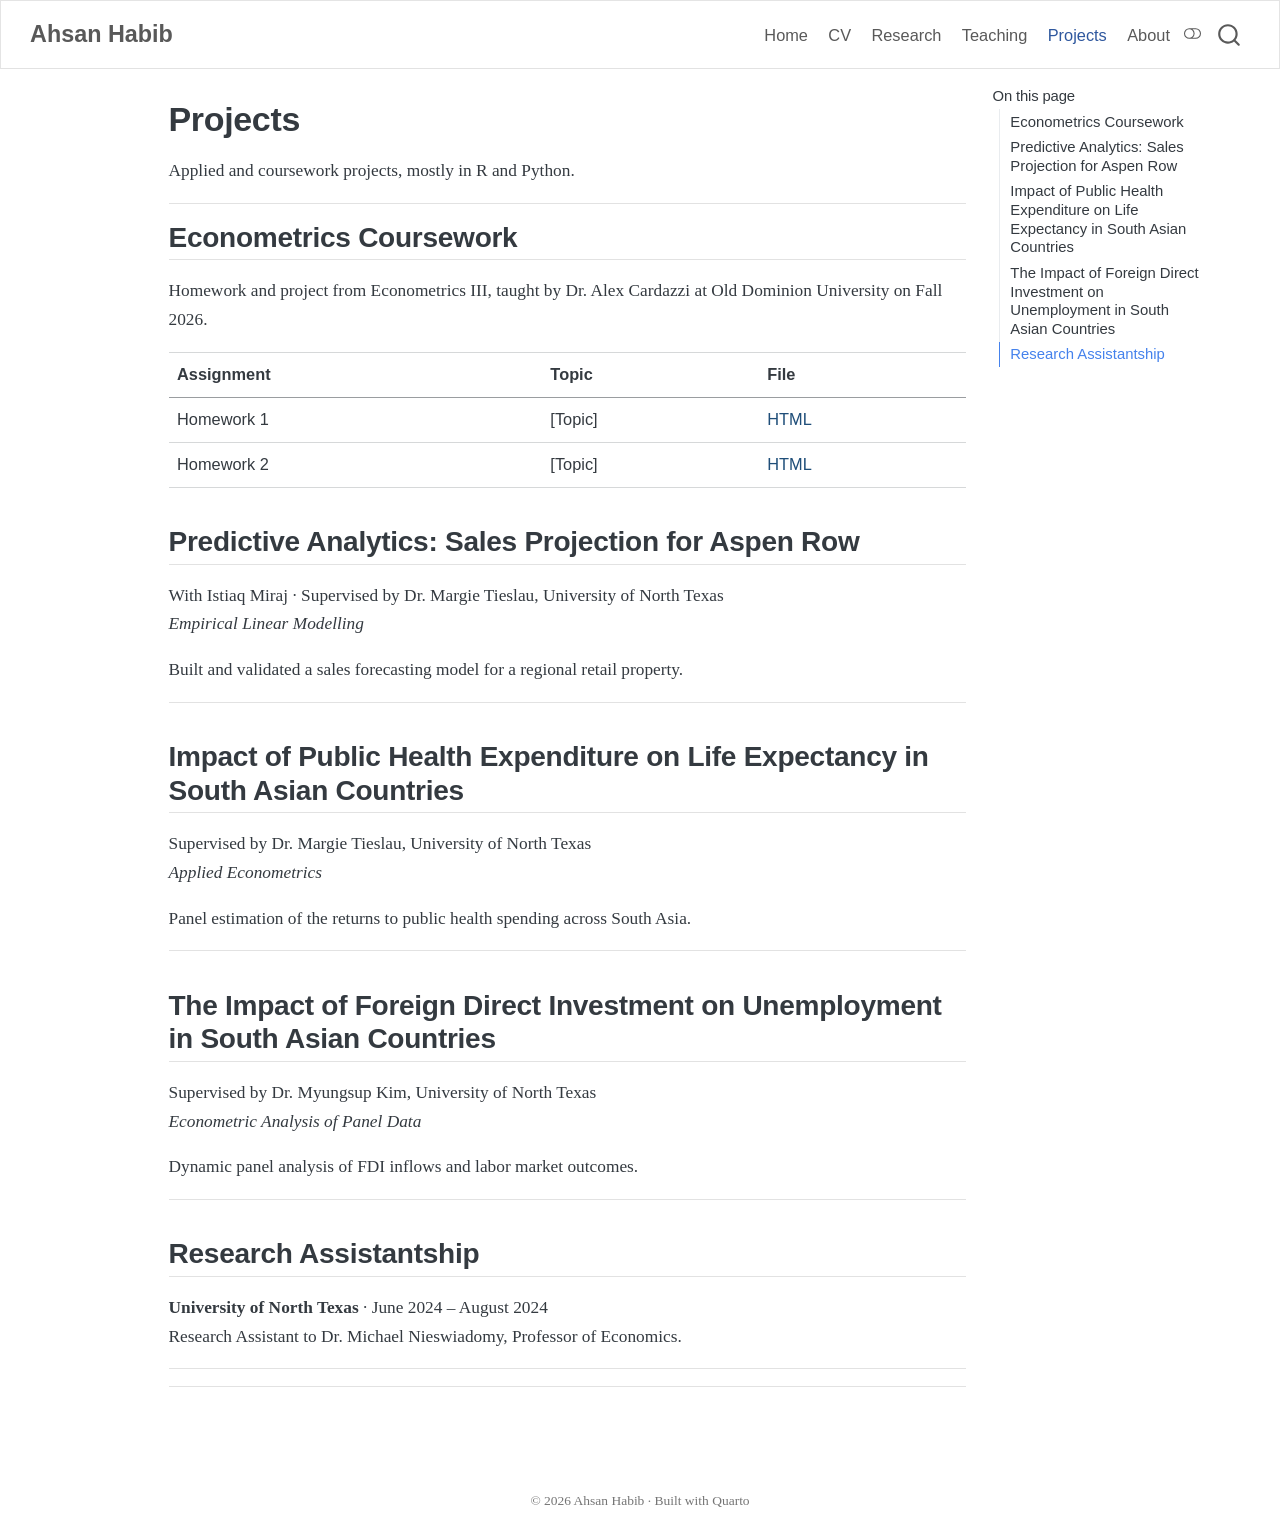
<file: docs/projects.html>
<!DOCTYPE html>
<html xmlns="http://www.w3.org/1999/xhtml" lang="en" xml:lang="en"><head>

<meta charset="utf-8">
<meta name="generator" content="quarto-1.10.18">

<meta name="viewport" content="width=device-width, initial-scale=1.0, user-scalable=yes">


<title>Projects – Ahsan Habib</title>
<style>
/* Default styles provided by pandoc.
** See https://pandoc.org/MANUAL.html#variables-for-html for config info.
*/
span.smallcaps{font-variant: small-caps;}
div.columns{display: flex; gap: 1.5em;}
div.column{flex: auto;}
@media screen {
div.columns{gap: min(4vw, 1.5em);}
div.column{overflow-x: auto;}
}
div.hanging-indent{margin-left: 1.5em; text-indent: -1.5em;}
ul.task-list{list-style: none;}
ul.task-list li input[type="checkbox"] {
  width: 0.8em;
  margin: 0 0.8em 0.2em -1em; /* quarto-specific, see https://github.com/quarto-dev/quarto-cli/issues/4556 */ 
  vertical-align: middle;
}
</style>


<script src="site_libs/quarto-nav/quarto-nav.js"></script>
<script src="site_libs/quarto-nav/headroom.min.js"></script>
<script src="site_libs/clipboard/clipboard.min.js"></script>
<script src="site_libs/quarto-search/autocomplete.umd.js"></script>
<script src="site_libs/quarto-search/fuse.min.js"></script>
<script src="site_libs/quarto-search/quarto-search.js"></script>
<meta name="quarto:offset" content="./">
<link href="./images/favicon.png" rel="icon" type="image/png">
<script src="site_libs/quarto-html/quarto.js" type="module"></script>
<script src="site_libs/quarto-html/tabsets/tabsets.js" type="module"></script>
<script src="site_libs/quarto-html/popper.min.js"></script>
<script src="site_libs/quarto-html/tippy.umd.min.js"></script>
<script src="site_libs/quarto-html/anchor.min.js"></script>
<link href="site_libs/quarto-html/tippy.css" rel="stylesheet">
<link href="site_libs/quarto-html/quarto-syntax-highlighting-64a204ab8560d761af7679ceaba22944.css" rel="stylesheet" class="quarto-color-scheme" id="quarto-text-highlighting-styles">
<link href="site_libs/quarto-html/quarto-syntax-highlighting-dark-b85bc7c33db8c58e0ec93c3465666fed.css" rel="stylesheet" class="quarto-color-scheme quarto-color-alternate" id="quarto-text-highlighting-styles">
<link href="site_libs/quarto-html/quarto-syntax-highlighting-64a204ab8560d761af7679ceaba22944.css" rel="stylesheet" class="quarto-color-scheme-extra" id="quarto-text-highlighting-styles">
<script src="site_libs/bootstrap/bootstrap.min.js"></script>
<link href="site_libs/bootstrap/bootstrap-icons.css" rel="stylesheet">
<link href="site_libs/bootstrap/bootstrap-e5f91ad3aecf1eb9d35c53ff38ad6c57.min.css" rel="stylesheet" append-hash="true" class="quarto-color-scheme" id="quarto-bootstrap" data-mode="light">
<link href="site_libs/bootstrap/bootstrap-dark-8b348f4b4b74a528bf910da1e8c5139e.min.css" rel="stylesheet" append-hash="true" class="quarto-color-scheme quarto-color-alternate" id="quarto-bootstrap" data-mode="dark">
<link href="site_libs/bootstrap/bootstrap-e5f91ad3aecf1eb9d35c53ff38ad6c57.min.css" rel="stylesheet" append-hash="true" class="quarto-color-scheme-extra" id="quarto-bootstrap" data-mode="light">
<script id="quarto-search-options" type="application/json">{
  "location": "navbar",
  "copy-button": false,
  "collapse-after": 3,
  "panel-placement": "end",
  "type": "overlay",
  "limit": 50,
  "keyboard-shortcut": [
    "f",
    "/",
    "s"
  ],
  "show-item-context": false,
  "language": {
    "search-no-results-text": "No results",
    "search-matching-documents-text": "matching documents",
    "search-copy-link-title": "Copy link to search",
    "search-hide-matches-text": "Hide additional matches",
    "search-more-match-text": "more match in this document",
    "search-more-matches-text": "more matches in this document",
    "search-clear-button-title": "Clear",
    "search-text-placeholder": "",
    "search-detached-cancel-button-title": "Cancel",
    "search-submit-button-title": "Submit",
    "search-label": "Search"
  }
}</script>


<link rel="stylesheet" href="styles.css">
</head>

<body class="nav-fixed quarto-light"><script id="quarto-html-before-body" type="application/javascript">
    const toggleBodyColorMode = (bsSheetEl) => {
      const mode = bsSheetEl.getAttribute("data-mode");
      const bodyEl = window.document.querySelector("body");
      if (mode === "dark") {
        bodyEl.classList.add("quarto-dark");
        bodyEl.classList.remove("quarto-light");
      } else {
        bodyEl.classList.add("quarto-light");
        bodyEl.classList.remove("quarto-dark");
      }
    }
    const toggleBodyColorPrimary = () => {
      const bsSheetEl = window.document.querySelector("link#quarto-bootstrap:not([rel=disabled-stylesheet])");
      if (bsSheetEl) {
        toggleBodyColorMode(bsSheetEl);
      }
    }
    const setColorSchemeToggle = (alternate) => {
      const toggles = window.document.querySelectorAll('.quarto-color-scheme-toggle');
      for (let i=0; i < toggles.length; i++) {
        const toggle = toggles[i];
        if (toggle) {
          if (alternate) {
            toggle.classList.add("alternate");
          } else {
            toggle.classList.remove("alternate");
          }
        }
      }
    };
    const toggleColorMode = (alternate) => {
      // Switch the stylesheets
      const primaryStylesheets = window.document.querySelectorAll('link.quarto-color-scheme:not(.quarto-color-alternate)');
      const alternateStylesheets = window.document.querySelectorAll('link.quarto-color-scheme.quarto-color-alternate');
      manageTransitions('#quarto-margin-sidebar .nav-link', false);
      if (alternate) {
        // note: dark is layered on light, we don't disable primary!
        enableStylesheet(alternateStylesheets);
        for (const sheetNode of alternateStylesheets) {
          if (sheetNode.id === "quarto-bootstrap") {
            toggleBodyColorMode(sheetNode);
          }
        }
      } else {
        disableStylesheet(alternateStylesheets);
        enableStylesheet(primaryStylesheets)
        toggleBodyColorPrimary();
      }
      manageTransitions('#quarto-margin-sidebar .nav-link', true);
      // Switch the toggles
      setColorSchemeToggle(alternate)
      // Hack to workaround the fact that safari doesn't
      // properly recolor the scrollbar when toggling (#1455)
      if (navigator.userAgent.indexOf('Safari') > 0 && navigator.userAgent.indexOf('Chrome') == -1) {
        manageTransitions("body", false);
        window.scrollTo(0, 1);
        setTimeout(() => {
          window.scrollTo(0, 0);
          manageTransitions("body", true);
        }, 40);
      }
    }
    const disableStylesheet = (stylesheets) => {
      for (let i=0; i < stylesheets.length; i++) {
        const stylesheet = stylesheets[i];
        stylesheet.rel = 'disabled-stylesheet';
      }
    }
    const enableStylesheet = (stylesheets) => {
      for (let i=0; i < stylesheets.length; i++) {
        const stylesheet = stylesheets[i];
        if(stylesheet.rel !== 'stylesheet') { // for Chrome, which will still FOUC without this check
          stylesheet.rel = 'stylesheet';
        }
      }
    }
    const manageTransitions = (selector, allowTransitions) => {
      const els = window.document.querySelectorAll(selector);
      for (let i=0; i < els.length; i++) {
        const el = els[i];
        if (allowTransitions) {
          el.classList.remove('notransition');
        } else {
          el.classList.add('notransition');
        }
      }
    }
    const isFileUrl = () => {
      return window.location.protocol === 'file:';
    }
    const hasAlternateSentinel = () => {
      let styleSentinel = getColorSchemeSentinel();
      if (styleSentinel !== null) {
        return styleSentinel === "alternate";
      } else {
        return false;
      }
    }
    const setStyleSentinel = (alternate) => {
      const value = alternate ? "alternate" : "default";
      if (!isFileUrl()) {
        window.localStorage.setItem("quarto-color-scheme", value);
      } else {
        localAlternateSentinel = value;
      }
    }
    const getColorSchemeSentinel = () => {
      if (!isFileUrl()) {
        const storageValue = window.localStorage.getItem("quarto-color-scheme");
        return storageValue != null ? storageValue : localAlternateSentinel;
      } else {
        return localAlternateSentinel;
      }
    }
    const toggleGiscusIfUsed = (isAlternate, darkModeDefault) => {
      const baseTheme = document.querySelector('#giscus-base-theme')?.value ?? 'light';
      const alternateTheme = document.querySelector('#giscus-alt-theme')?.value ?? 'dark';
      let newTheme = '';
      if(authorPrefersDark) {
        newTheme = isAlternate ? baseTheme : alternateTheme;
      } else {
        newTheme = isAlternate ? alternateTheme : baseTheme;
      }
      const changeGiscusTheme = () => {
        // From: https://github.com/giscus/giscus/issues/336
        const sendMessage = (message) => {
          const iframe = document.querySelector('iframe.giscus-frame');
          if (!iframe) return;
          iframe.contentWindow.postMessage({ giscus: message }, 'https://giscus.app');
        }
        sendMessage({
          setConfig: {
            theme: newTheme
          }
        });
      }
      const isGiscussLoaded = window.document.querySelector('iframe.giscus-frame') !== null;
      if (isGiscussLoaded) {
        changeGiscusTheme();
      }
    };
    const authorPrefersDark = false;
    const darkModeDefault = authorPrefersDark;
      document.querySelector('link#quarto-text-highlighting-styles.quarto-color-scheme-extra').rel = 'disabled-stylesheet';
      document.querySelector('link#quarto-bootstrap.quarto-color-scheme-extra').rel = 'disabled-stylesheet';
    let localAlternateSentinel = darkModeDefault ? 'alternate' : 'default';
    // Dark / light mode switch
    window.quartoToggleColorScheme = () => {
      // Read the current dark / light value
      let toAlternate = !hasAlternateSentinel();
      toggleColorMode(toAlternate);
      setStyleSentinel(toAlternate);
      toggleGiscusIfUsed(toAlternate, darkModeDefault);
      window.dispatchEvent(new Event('resize'));
    };
    // Switch to dark mode if need be
    if (hasAlternateSentinel()) {
      toggleColorMode(true);
    } else {
      toggleColorMode(false);
    }
  </script>

<div id="quarto-search-results"></div>
  <header id="quarto-header" class="headroom fixed-top">
    <nav class="navbar navbar-expand-lg " data-bs-theme="dark">
      <div class="navbar-container container-fluid">
      <div class="navbar-brand-container mx-auto">
    <a class="navbar-brand" href="./index.html">
    <span class="navbar-title">Ahsan Habib</span>
    </a>
  </div>
            <div id="quarto-search" class="" title="Search"></div>
          <button class="navbar-toggler" type="button" data-bs-toggle="collapse" data-bs-target="#navbarCollapse" aria-controls="navbarCollapse" role="menu" aria-expanded="false" aria-label="Toggle navigation" onclick="if (window.quartoToggleHeadroom) { window.quartoToggleHeadroom(); }">
  <span class="navbar-toggler-icon"></span>
</button>
          <div class="collapse navbar-collapse" id="navbarCollapse">
            <ul class="navbar-nav navbar-nav-scroll ms-auto">
  <li class="nav-item">
    <a class="nav-link" href="./index.html"> 
<span class="menu-text">Home</span></a>
  </li>  
  <li class="nav-item">
    <a class="nav-link" href="./ahsan_habib_cv.pdf"> 
<span class="menu-text">CV</span></a>
  </li>  
  <li class="nav-item">
    <a class="nav-link" href="./research.html"> 
<span class="menu-text">Research</span></a>
  </li>  
  <li class="nav-item">
    <a class="nav-link" href="./teaching.html"> 
<span class="menu-text">Teaching</span></a>
  </li>  
  <li class="nav-item">
    <a class="nav-link active" href="./projects.html" aria-current="page"> 
<span class="menu-text">Projects</span></a>
  </li>  
  <li class="nav-item">
    <a class="nav-link" href="./about.html"> 
<span class="menu-text">About</span></a>
  </li>  
</ul>
          </div> <!-- /navcollapse -->
            <div class="quarto-navbar-tools">
  <a href="" class="quarto-color-scheme-toggle quarto-navigation-tool  px-1" onclick="window.quartoToggleColorScheme(); return false;" title="Toggle dark mode"><i class="bi"></i></a>
</div>
      </div> <!-- /container-fluid -->
    </nav>
</header>
<!-- content -->
<div id="quarto-content" class="quarto-container page-columns page-rows-contents page-layout-article page-navbar">
<!-- sidebar -->
<!-- margin-sidebar -->
    <div id="quarto-margin-sidebar" class="sidebar margin-sidebar">
        <nav id="TOC" role="doc-toc" class="toc-active">
    <h2 id="toc-title">On this page</h2>
   
  <ul>
  <li><a href="#econometrics-coursework" id="toc-econometrics-coursework" class="nav-link active" data-scroll-target="#econometrics-coursework">Econometrics Coursework</a></li>
  <li><a href="#predictive-analytics-sales-projection-for-aspen-row" id="toc-predictive-analytics-sales-projection-for-aspen-row" class="nav-link" data-scroll-target="#predictive-analytics-sales-projection-for-aspen-row">Predictive Analytics: Sales Projection for Aspen Row</a></li>
  <li><a href="#impact-of-public-health-expenditure-on-life-expectancy-in-south-asian-countries" id="toc-impact-of-public-health-expenditure-on-life-expectancy-in-south-asian-countries" class="nav-link" data-scroll-target="#impact-of-public-health-expenditure-on-life-expectancy-in-south-asian-countries">Impact of Public Health Expenditure on Life Expectancy in South Asian Countries</a></li>
  <li><a href="#the-impact-of-foreign-direct-investment-on-unemployment-in-south-asian-countries" id="toc-the-impact-of-foreign-direct-investment-on-unemployment-in-south-asian-countries" class="nav-link" data-scroll-target="#the-impact-of-foreign-direct-investment-on-unemployment-in-south-asian-countries">The Impact of Foreign Direct Investment on Unemployment in South Asian Countries</a></li>
  <li><a href="#research-assistantship" id="toc-research-assistantship" class="nav-link" data-scroll-target="#research-assistantship">Research Assistantship</a></li>
  </ul>
</nav>
    </div>
<!-- main -->
<main class="content" id="quarto-document-content">


<header id="title-block-header" class="quarto-title-block default">
<div class="quarto-title">
<h1 class="title">Projects</h1>
</div>



<div class="quarto-title-meta">

    
  
    
  </div>
  


</header>


<p>Applied and coursework projects, mostly in R and Python.</p>
<hr>
<section id="econometrics-coursework" class="level2">
<h2 class="anchored" data-anchor-id="econometrics-coursework">Econometrics Coursework</h2>
<p>Homework and project from Econometrics III, taught by Dr.&nbsp;Alex Cardazzi at Old Dominion University on Fall 2026.</p>
<table class="caption-top table">
<thead>
<tr class="header">
<th>Assignment</th>
<th>Topic</th>
<th>File</th>
</tr>
</thead>
<tbody>
<tr class="odd">
<td>Homework 1</td>
<td>[Topic]</td>
<td><a href="files/econometrics-hw1.html">HTML</a></td>
</tr>
<tr class="even">
<td>Homework 2</td>
<td>[Topic]</td>
<td><a href="files/econometrics-hw2.html">HTML</a></td>
</tr>
</tbody>
</table>
<!-- Add each row back once the assignment is rendered into files/
| Homework 3 | [Topic] | [HTML](files/econometrics-hw3.html) |
| Homework 4 | [Topic] | [HTML](files/econometrics-hw4.html) |
| Homework 5 | [Topic] | [HTML](files/econometrics-hw5.html) |
| Homework 6 | [Topic] | [HTML](files/econometrics-hw6.html) |
| Final Project | [Topic] | [HTML](files/econometrics-project.html) |
-->
</section>
<section id="predictive-analytics-sales-projection-for-aspen-row" class="level2">
<h2 class="anchored" data-anchor-id="predictive-analytics-sales-projection-for-aspen-row">Predictive Analytics: Sales Projection for Aspen Row</h2>
<p>With Istiaq Miraj · Supervised by Dr.&nbsp;Margie Tieslau, University of North Texas<br>
<em>Empirical Linear Modelling</em></p>
<p>Built and validated a sales forecasting model for a regional retail property.</p>
<!-- Link back once the PDF is in files/: [[Report](files/aspen-row-report.pdf)] · [[Slides](files/aspen-row-slides.pdf)] -->
<hr>
</section>
<section id="impact-of-public-health-expenditure-on-life-expectancy-in-south-asian-countries" class="level2">
<h2 class="anchored" data-anchor-id="impact-of-public-health-expenditure-on-life-expectancy-in-south-asian-countries">Impact of Public Health Expenditure on Life Expectancy in South Asian Countries</h2>
<p>Supervised by Dr.&nbsp;Margie Tieslau, University of North Texas<br>
<em>Applied Econometrics</em></p>
<p>Panel estimation of the returns to public health spending across South Asia.</p>
<!-- Link back once the PDF is in files/: [[Report](files/health-expenditure-life-expectancy.pdf)] -->
<hr>
</section>
<section id="the-impact-of-foreign-direct-investment-on-unemployment-in-south-asian-countries" class="level2">
<h2 class="anchored" data-anchor-id="the-impact-of-foreign-direct-investment-on-unemployment-in-south-asian-countries">The Impact of Foreign Direct Investment on Unemployment in South Asian Countries</h2>
<p>Supervised by Dr.&nbsp;Myungsup Kim, University of North Texas<br>
<em>Econometric Analysis of Panel Data</em></p>
<p>Dynamic panel analysis of FDI inflows and labor market outcomes.</p>
<!-- Link back once the PDF is in files/: [[Report](files/fdi-unemployment.pdf)] -->
<hr>
</section>
<section id="research-assistantship" class="level2">
<h2 class="anchored" data-anchor-id="research-assistantship">Research Assistantship</h2>
<p><strong>University of North Texas</strong> · June 2024 – August 2024<br>
Research Assistant to Dr.&nbsp;Michael Nieswiadomy, Professor of Economics.</p>
<hr>
<!-- Coursework section — uncomment and fill in real course names once these PDFs exist

## Coursework

Selected assignments from PhD coursework at Old Dominion University.

| Course | Assignment | File |
|---|---|---|
| FIN 8XX — [Course Name] | Homework 1 | [PDF](files/fin8xx-hw1.pdf) |
| FIN 8XX — [Course Name] | Homework 2 | [PDF](files/fin8xx-hw2.pdf) |
| ECON 8XX — [Course Name] | Problem Set 1 | [PDF](files/econ8xx-ps1.pdf) |

-->
<hr>
<!-- As you write code you're willing to share, add repository links here:
     [GitHub repository](https://github.com/ahsanhabib-fin/project-name)
-->


</section>

</main> <!-- /main -->
<script id="quarto-html-after-body" type="application/javascript">
  window.document.addEventListener("DOMContentLoaded", function (event) {
    // Ensure there is a toggle, if there isn't float one in the top right
    if (window.document.querySelector('.quarto-color-scheme-toggle') === null) {
      const a = window.document.createElement('a');
      a.classList.add('top-right');
      a.classList.add('quarto-color-scheme-toggle');
      a.href = "";
      a.onclick = function() { try { window.quartoToggleColorScheme(); } catch {} return false; };
      const i = window.document.createElement("i");
      i.classList.add('bi');
      a.appendChild(i);
      window.document.body.appendChild(a);
    }
    setColorSchemeToggle(hasAlternateSentinel())
    const icon = "";
    const anchorJS = new window.AnchorJS();
    anchorJS.options = {
      placement: 'right',
      icon: icon
    };
    anchorJS.add('.anchored');
    const isCodeAnnotation = (el) => {
      for (const clz of el.classList) {
        if (clz.startsWith('code-annotation-')) {                     
          return true;
        }
      }
      return false;
    }
    const onCopySuccess = function(e) {
      // button target
      const button = e.trigger;
      // don't keep focus
      button.blur();
      // flash "checked"
      button.classList.add('code-copy-button-checked');
      var currentTitle = button.getAttribute("title");
      button.setAttribute("title", "Copied!");
      let tooltip;
      if (window.bootstrap) {
        button.setAttribute("data-bs-toggle", "tooltip");
        button.setAttribute("data-bs-placement", "left");
        button.setAttribute("data-bs-title", "Copied!");
        tooltip = new bootstrap.Tooltip(button, 
          { trigger: "manual", 
            customClass: "code-copy-button-tooltip",
            offset: [0, -8]});
        tooltip.show();    
      }
      setTimeout(function() {
        if (tooltip) {
          tooltip.hide();
          button.removeAttribute("data-bs-title");
          button.removeAttribute("data-bs-toggle");
          button.removeAttribute("data-bs-placement");
        }
        button.setAttribute("title", currentTitle);
        button.classList.remove('code-copy-button-checked');
      }, 1000);
      // clear code selection
      e.clearSelection();
    }
    const getTextToCopy = function(trigger) {
      const outerScaffold = trigger.parentElement.cloneNode(true);
      const codeEl = outerScaffold.querySelector('code');
      for (const childEl of codeEl.children) {
        if (isCodeAnnotation(childEl)) {
          childEl.remove();
        }
      }
      return codeEl.innerText;
    }
    const clipboard = new window.ClipboardJS('.code-copy-button:not([data-in-quarto-modal])', {
      text: getTextToCopy
    });
    clipboard.on('success', onCopySuccess);
    if (window.document.getElementById('quarto-embedded-source-code-modal')) {
      const clipboardModal = new window.ClipboardJS('.code-copy-button[data-in-quarto-modal]', {
        text: getTextToCopy,
        container: window.document.getElementById('quarto-embedded-source-code-modal')
      });
      clipboardModal.on('success', onCopySuccess);
    }
      var localhostRegex = new RegExp(/^(?:http|https):\/\/localhost\:?[0-9]*\//);
      var mailtoRegex = new RegExp(/^mailto:/);
        var filterRegex = new RegExp("https:\/\/ahsanhabib-fin\.github\.io");
      var isInternal = (href) => {
          return filterRegex.test(href) || localhostRegex.test(href) || mailtoRegex.test(href);
      }
      // Inspect non-navigation links and adorn them if external
     var links = window.document.querySelectorAll('a[href]:not(.nav-link):not(.navbar-brand):not(.toc-action):not(.sidebar-link):not(.sidebar-item-toggle):not(.pagination-link):not(.no-external):not([aria-hidden]):not(.dropdown-item):not(.quarto-navigation-tool):not(.about-link)');
      for (var i=0; i<links.length; i++) {
        const link = links[i];
        if (!isInternal(link.href)) {
          // undo the damage that might have been done by quarto-nav.js in the case of
          // links that we want to consider external
          if (link.dataset.originalHref !== undefined) {
            link.href = link.dataset.originalHref;
          }
            // target, if specified
            link.setAttribute("target", "_blank");
            if (link.getAttribute("rel") === null) {
              link.setAttribute("rel", "noopener");
            }
        }
      }
    function tippyHover(el, contentFn, onTriggerFn, onUntriggerFn) {
      const config = {
        allowHTML: true,
        maxWidth: 500,
        delay: 100,
        arrow: false,
        appendTo: function(el) {
            return el.parentElement;
        },
        interactive: true,
        interactiveBorder: 10,
        theme: 'quarto',
        placement: 'bottom-start',
      };
      if (contentFn) {
        config.content = contentFn;
      }
      if (onTriggerFn) {
        config.onTrigger = onTriggerFn;
      }
      if (onUntriggerFn) {
        config.onUntrigger = onUntriggerFn;
      }
      window.tippy(el, config); 
    }
    const noterefs = window.document.querySelectorAll('a[role="doc-noteref"]');
    for (var i=0; i<noterefs.length; i++) {
      const ref = noterefs[i];
      tippyHover(ref, function() {
        // use id or data attribute instead here
        let href = ref.getAttribute('data-footnote-href') || ref.getAttribute('href');
        try { href = new URL(href).hash; } catch {}
        const id = href.replace(/^#\/?/, "");
        const note = window.document.getElementById(id);
        if (note) {
          return note.innerHTML;
        } else {
          return "";
        }
      });
    }
    const xrefs = window.document.querySelectorAll('a.quarto-xref');
    const processXRef = (id, note) => {
      // Strip column container classes
      const stripColumnClz = (el) => {
        el.classList.remove("page-full", "page-columns");
        if (el.children) {
          for (const child of el.children) {
            stripColumnClz(child);
          }
        }
      }
      stripColumnClz(note)
      if (id === null || id.startsWith('sec-')) {
        // Special case sections, only their first couple elements
        const container = document.createElement("div");
        if (note.children && note.children.length > 2) {
          container.appendChild(note.children[0].cloneNode(true));
          for (let i = 1; i < note.children.length; i++) {
            const child = note.children[i];
            if (child.tagName === "P" && child.innerText === "") {
              continue;
            } else {
              container.appendChild(child.cloneNode(true));
              break;
            }
          }
          if (window.Quarto?.typesetMath) {
            window.Quarto.typesetMath(container);
          }
          return container.innerHTML
        } else {
          if (window.Quarto?.typesetMath) {
            window.Quarto.typesetMath(note);
          }
          return note.innerHTML;
        }
      } else {
        // Remove any anchor links if they are present
        const anchorLink = note.querySelector('a.anchorjs-link');
        if (anchorLink) {
          anchorLink.remove();
        }
        if (window.Quarto?.typesetMath) {
          window.Quarto.typesetMath(note);
        }
        if (note.classList.contains("callout")) {
          return note.outerHTML;
        } else {
          return note.innerHTML;
        }
      }
    }
    for (var i=0; i<xrefs.length; i++) {
      const xref = xrefs[i];
      tippyHover(xref, undefined, function(instance) {
        instance.disable();
        let url = xref.getAttribute('href');
        let hash = undefined; 
        if (url.startsWith('#')) {
          hash = url;
        } else {
          try { hash = new URL(url).hash; } catch {}
        }
        if (hash) {
          const id = hash.replace(/^#\/?/, "");
          const note = window.document.getElementById(id);
          if (note !== null) {
            try {
              const html = processXRef(id, note.cloneNode(true));
              instance.setContent(html);
            } finally {
              instance.enable();
              instance.show();
            }
          } else {
            // See if we can fetch this
            fetch(url.split('#')[0])
            .then(res => res.text())
            .then(html => {
              const parser = new DOMParser();
              const htmlDoc = parser.parseFromString(html, "text/html");
              const note = htmlDoc.getElementById(id);
              if (note !== null) {
                const html = processXRef(id, note);
                instance.setContent(html);
              } 
            }).finally(() => {
              instance.enable();
              instance.show();
            });
          }
        } else {
          // See if we can fetch a full url (with no hash to target)
          // This is a special case and we should probably do some content thinning / targeting
          fetch(url)
          .then(res => res.text())
          .then(html => {
            const parser = new DOMParser();
            const htmlDoc = parser.parseFromString(html, "text/html");
            const note = htmlDoc.querySelector('main.content');
            if (note !== null) {
              // This should only happen for chapter cross references
              // (since there is no id in the URL)
              // remove the first header
              if (note.children.length > 0 && note.children[0].tagName === "HEADER") {
                note.children[0].remove();
              }
              const html = processXRef(null, note);
              instance.setContent(html);
            } 
          }).finally(() => {
            instance.enable();
            instance.show();
          });
        }
      }, function(instance) {
      });
    }
        let selectedAnnoteEl;
        const selectorForAnnotation = ( cell, annotation) => {
          let cellAttr = 'data-code-cell="' + cell + '"';
          let lineAttr = 'data-code-annotation="' +  annotation + '"';
          const selector = 'span[' + cellAttr + '][' + lineAttr + ']';
          return selector;
        }
        const selectCodeLines = (annoteEl) => {
          const doc = window.document;
          const targetCell = annoteEl.getAttribute("data-target-cell");
          const targetAnnotation = annoteEl.getAttribute("data-target-annotation");
          const annoteSpan = window.document.querySelector(selectorForAnnotation(targetCell, targetAnnotation));
          const lines = annoteSpan.getAttribute("data-code-lines").split(",");
          const lineIds = lines.map((line) => {
            return targetCell + "-" + line;
          })
          let top = null;
          let height = null;
          let parent = null;
          if (lineIds.length > 0) {
              //compute the position of the single el (top and bottom and make a div)
              const el = window.document.getElementById(lineIds[0]);
              top = el.offsetTop;
              height = el.offsetHeight;
              parent = el.parentElement.parentElement;
            if (lineIds.length > 1) {
              const lastEl = window.document.getElementById(lineIds[lineIds.length - 1]);
              const bottom = lastEl.offsetTop + lastEl.offsetHeight;
              height = bottom - top;
            }
            if (top !== null && height !== null && parent !== null) {
              // cook up a div (if necessary) and position it 
              let div = window.document.getElementById("code-annotation-line-highlight");
              if (div === null) {
                div = window.document.createElement("div");
                div.setAttribute("id", "code-annotation-line-highlight");
                div.style.position = 'absolute';
                parent.appendChild(div);
              }
              div.style.top = top - 2 + "px";
              div.style.height = height + 4 + "px";
              div.style.left = 0;
              let gutterDiv = window.document.getElementById("code-annotation-line-highlight-gutter");
              if (gutterDiv === null) {
                gutterDiv = window.document.createElement("div");
                gutterDiv.setAttribute("id", "code-annotation-line-highlight-gutter");
                gutterDiv.style.position = 'absolute';
                const codeCell = window.document.getElementById(targetCell);
                const gutter = codeCell.querySelector('.code-annotation-gutter');
                gutter.appendChild(gutterDiv);
              }
              gutterDiv.style.top = top - 2 + "px";
              gutterDiv.style.height = height + 4 + "px";
            }
            selectedAnnoteEl = annoteEl;
          }
        };
        const unselectCodeLines = () => {
          const elementsIds = ["code-annotation-line-highlight", "code-annotation-line-highlight-gutter"];
          elementsIds.forEach((elId) => {
            const div = window.document.getElementById(elId);
            if (div) {
              div.remove();
            }
          });
          selectedAnnoteEl = undefined;
        };
          // Handle positioning of the toggle
      window.addEventListener(
        "resize",
        throttle(() => {
          elRect = undefined;
          if (selectedAnnoteEl) {
            selectCodeLines(selectedAnnoteEl);
          }
        }, 10)
      );
      function throttle(fn, ms) {
      let throttle = false;
      let timer;
        return (...args) => {
          if(!throttle) { // first call gets through
              fn.apply(this, args);
              throttle = true;
          } else { // all the others get throttled
              if(timer) clearTimeout(timer); // cancel #2
              timer = setTimeout(() => {
                fn.apply(this, args);
                timer = throttle = false;
              }, ms);
          }
        };
      }
        // Attach click handler to the DT
        const annoteDls = window.document.querySelectorAll('dt[data-target-cell]');
        for (const annoteDlNode of annoteDls) {
          annoteDlNode.addEventListener('click', (event) => {
            const clickedEl = event.target;
            if (clickedEl !== selectedAnnoteEl) {
              unselectCodeLines();
              const activeEl = window.document.querySelector('dt[data-target-cell].code-annotation-active');
              if (activeEl) {
                activeEl.classList.remove('code-annotation-active');
              }
              selectCodeLines(clickedEl);
              clickedEl.classList.add('code-annotation-active');
            } else {
              // Unselect the line
              unselectCodeLines();
              clickedEl.classList.remove('code-annotation-active');
            }
          });
        }
    const findCites = (el) => {
      const parentEl = el.parentElement;
      if (parentEl) {
        const cites = parentEl.dataset.cites;
        if (cites) {
          return {
            el,
            cites: cites.split(' ')
          };
        } else {
          return findCites(el.parentElement)
        }
      } else {
        return undefined;
      }
    };
    var bibliorefs = window.document.querySelectorAll('a[role="doc-biblioref"]');
    for (var i=0; i<bibliorefs.length; i++) {
      const ref = bibliorefs[i];
      const citeInfo = findCites(ref);
      if (citeInfo) {
        tippyHover(citeInfo.el, function() {
          var popup = window.document.createElement('div');
          citeInfo.cites.forEach(function(cite) {
            var citeDiv = window.document.createElement('div');
            citeDiv.classList.add('hanging-indent');
            citeDiv.classList.add('csl-entry');
            var biblioDiv = window.document.getElementById('ref-' + cite);
            if (biblioDiv) {
              citeDiv.innerHTML = biblioDiv.innerHTML;
            }
            popup.appendChild(citeDiv);
          });
          return popup.innerHTML;
        });
      }
    }
  });
  </script>
</div> <!-- /content -->
<footer class="footer">
  <div class="nav-footer">
    <div class="nav-footer-left">
      &nbsp;
    </div>   
    <div class="nav-footer-center">
<p>© 2026 Ahsan Habib · Built with <a href="https://quarto.org">Quarto</a></p>
</div>
    <div class="nav-footer-right">
      &nbsp;
    </div>
  </div>
</footer>




</body></html>
</file>
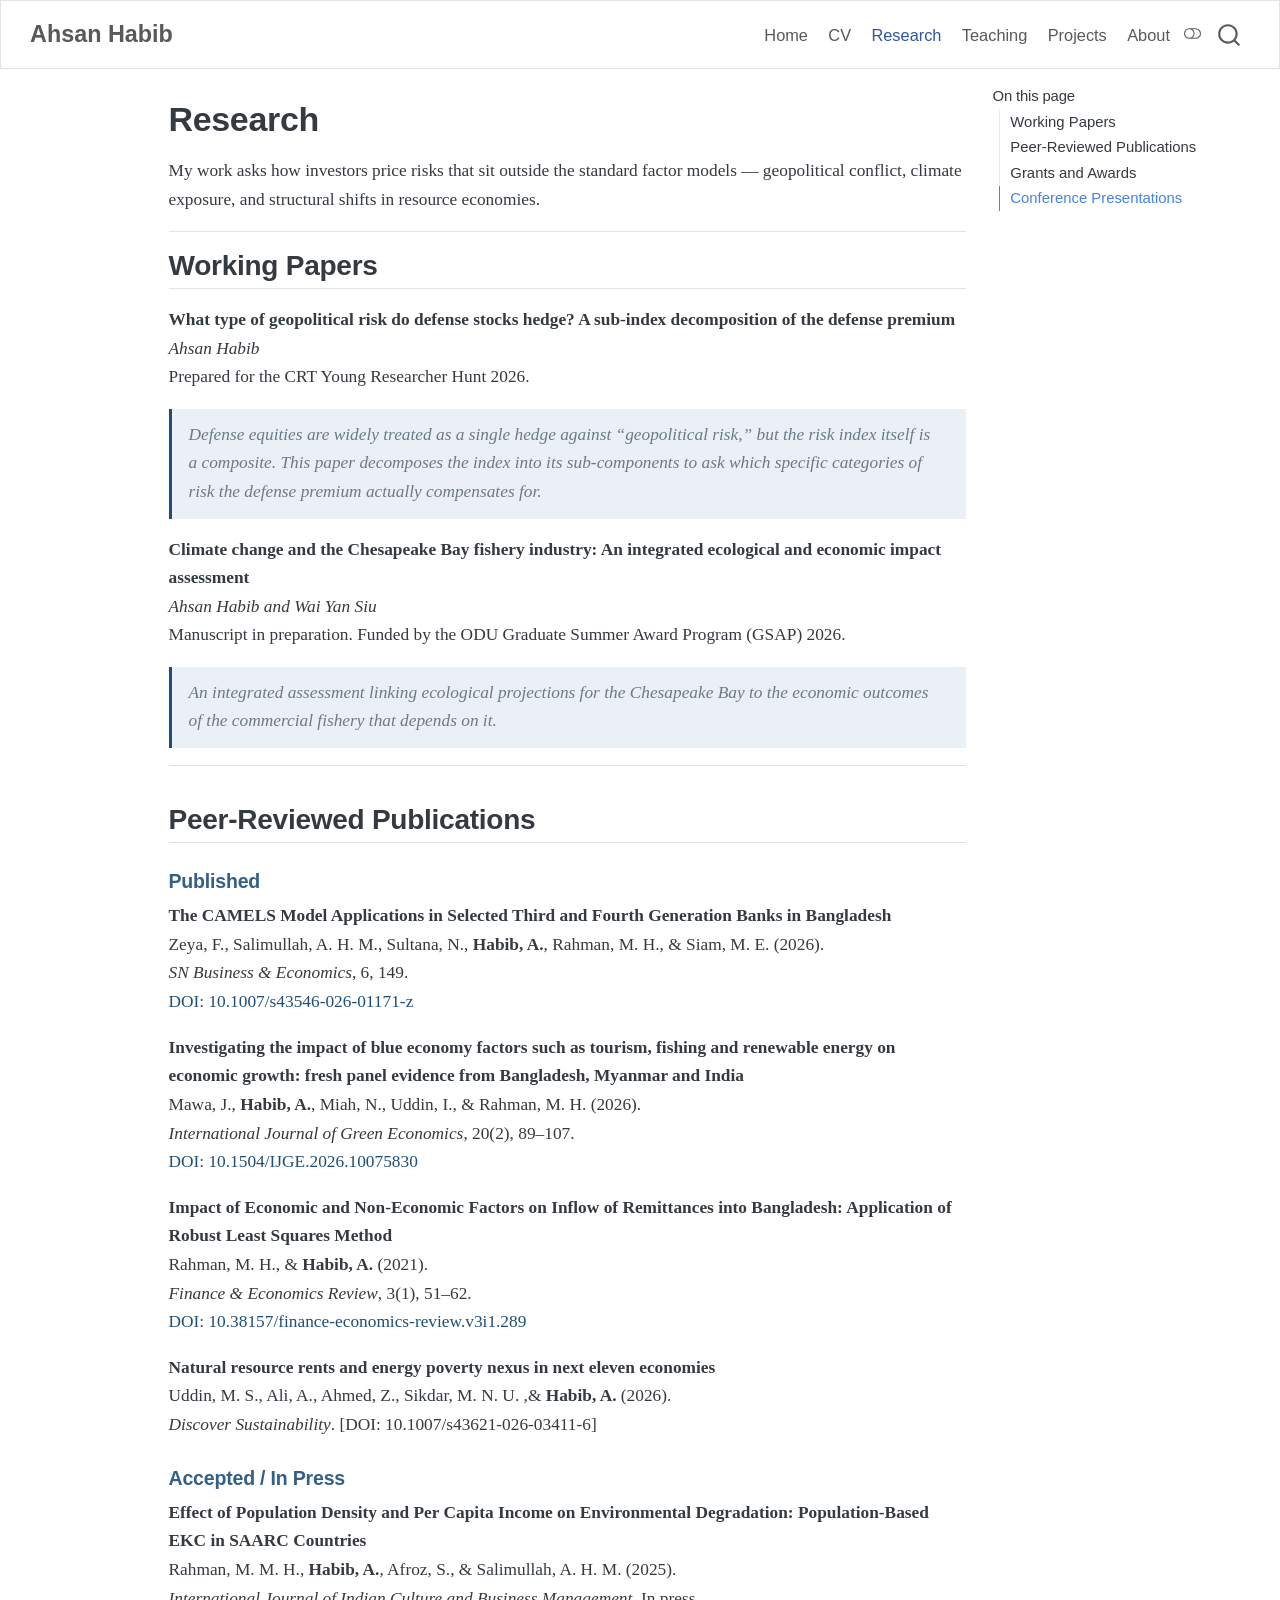
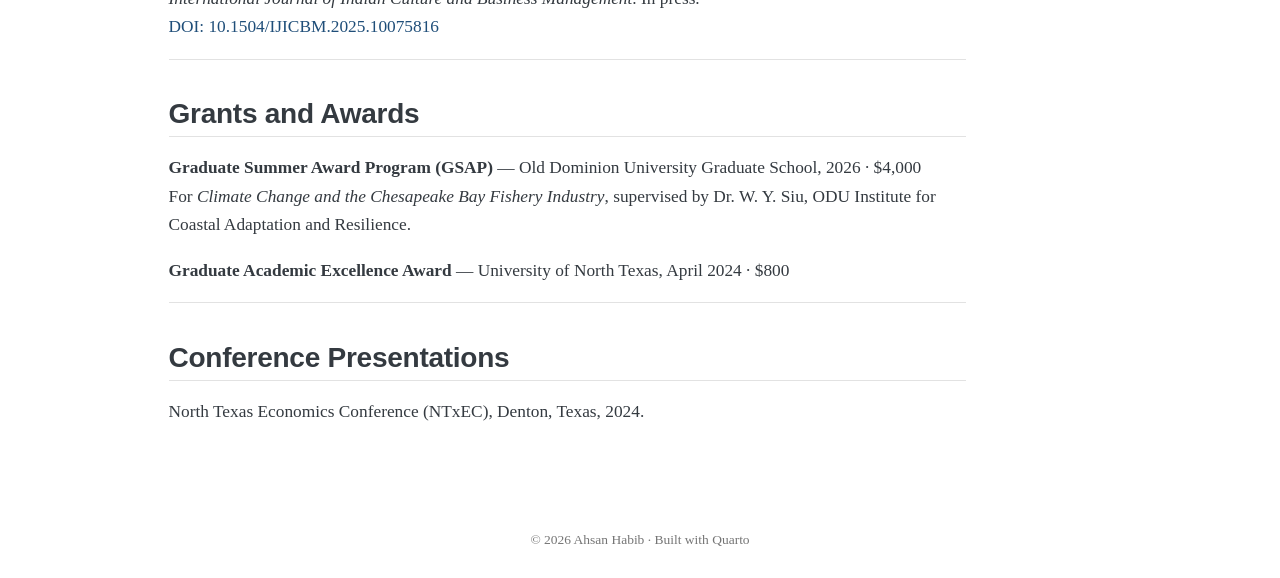
<file: docs/research.html>
<!DOCTYPE html>
<html xmlns="http://www.w3.org/1999/xhtml" lang="en" xml:lang="en"><head>

<meta charset="utf-8">
<meta name="generator" content="quarto-1.10.18">

<meta name="viewport" content="width=device-width, initial-scale=1.0, user-scalable=yes">


<title>Research – Ahsan Habib</title>
<style>
/* Default styles provided by pandoc.
** See https://pandoc.org/MANUAL.html#variables-for-html for config info.
*/
span.smallcaps{font-variant: small-caps;}
div.columns{display: flex; gap: 1.5em;}
div.column{flex: auto;}
@media screen {
div.columns{gap: min(4vw, 1.5em);}
div.column{overflow-x: auto;}
}
div.hanging-indent{margin-left: 1.5em; text-indent: -1.5em;}
ul.task-list{list-style: none;}
ul.task-list li input[type="checkbox"] {
  width: 0.8em;
  margin: 0 0.8em 0.2em -1em; /* quarto-specific, see https://github.com/quarto-dev/quarto-cli/issues/4556 */ 
  vertical-align: middle;
}
</style>


<script src="site_libs/quarto-nav/quarto-nav.js"></script>
<script src="site_libs/quarto-nav/headroom.min.js"></script>
<script src="site_libs/clipboard/clipboard.min.js"></script>
<script src="site_libs/quarto-search/autocomplete.umd.js"></script>
<script src="site_libs/quarto-search/fuse.min.js"></script>
<script src="site_libs/quarto-search/quarto-search.js"></script>
<meta name="quarto:offset" content="./">
<link href="./images/favicon.png" rel="icon" type="image/png">
<script src="site_libs/quarto-html/quarto.js" type="module"></script>
<script src="site_libs/quarto-html/tabsets/tabsets.js" type="module"></script>
<script src="site_libs/quarto-html/popper.min.js"></script>
<script src="site_libs/quarto-html/tippy.umd.min.js"></script>
<script src="site_libs/quarto-html/anchor.min.js"></script>
<link href="site_libs/quarto-html/tippy.css" rel="stylesheet">
<link href="site_libs/quarto-html/quarto-syntax-highlighting-64a204ab8560d761af7679ceaba22944.css" rel="stylesheet" class="quarto-color-scheme" id="quarto-text-highlighting-styles">
<link href="site_libs/quarto-html/quarto-syntax-highlighting-dark-b85bc7c33db8c58e0ec93c3465666fed.css" rel="stylesheet" class="quarto-color-scheme quarto-color-alternate" id="quarto-text-highlighting-styles">
<link href="site_libs/quarto-html/quarto-syntax-highlighting-64a204ab8560d761af7679ceaba22944.css" rel="stylesheet" class="quarto-color-scheme-extra" id="quarto-text-highlighting-styles">
<script src="site_libs/bootstrap/bootstrap.min.js"></script>
<link href="site_libs/bootstrap/bootstrap-icons.css" rel="stylesheet">
<link href="site_libs/bootstrap/bootstrap-e5f91ad3aecf1eb9d35c53ff38ad6c57.min.css" rel="stylesheet" append-hash="true" class="quarto-color-scheme" id="quarto-bootstrap" data-mode="light">
<link href="site_libs/bootstrap/bootstrap-dark-8b348f4b4b74a528bf910da1e8c5139e.min.css" rel="stylesheet" append-hash="true" class="quarto-color-scheme quarto-color-alternate" id="quarto-bootstrap" data-mode="dark">
<link href="site_libs/bootstrap/bootstrap-e5f91ad3aecf1eb9d35c53ff38ad6c57.min.css" rel="stylesheet" append-hash="true" class="quarto-color-scheme-extra" id="quarto-bootstrap" data-mode="light">
<script id="quarto-search-options" type="application/json">{
  "location": "navbar",
  "copy-button": false,
  "collapse-after": 3,
  "panel-placement": "end",
  "type": "overlay",
  "limit": 50,
  "keyboard-shortcut": [
    "f",
    "/",
    "s"
  ],
  "show-item-context": false,
  "language": {
    "search-no-results-text": "No results",
    "search-matching-documents-text": "matching documents",
    "search-copy-link-title": "Copy link to search",
    "search-hide-matches-text": "Hide additional matches",
    "search-more-match-text": "more match in this document",
    "search-more-matches-text": "more matches in this document",
    "search-clear-button-title": "Clear",
    "search-text-placeholder": "",
    "search-detached-cancel-button-title": "Cancel",
    "search-submit-button-title": "Submit",
    "search-label": "Search"
  }
}</script>


<link rel="stylesheet" href="styles.css">
</head>

<body class="nav-fixed quarto-light"><script id="quarto-html-before-body" type="application/javascript">
    const toggleBodyColorMode = (bsSheetEl) => {
      const mode = bsSheetEl.getAttribute("data-mode");
      const bodyEl = window.document.querySelector("body");
      if (mode === "dark") {
        bodyEl.classList.add("quarto-dark");
        bodyEl.classList.remove("quarto-light");
      } else {
        bodyEl.classList.add("quarto-light");
        bodyEl.classList.remove("quarto-dark");
      }
    }
    const toggleBodyColorPrimary = () => {
      const bsSheetEl = window.document.querySelector("link#quarto-bootstrap:not([rel=disabled-stylesheet])");
      if (bsSheetEl) {
        toggleBodyColorMode(bsSheetEl);
      }
    }
    const setColorSchemeToggle = (alternate) => {
      const toggles = window.document.querySelectorAll('.quarto-color-scheme-toggle');
      for (let i=0; i < toggles.length; i++) {
        const toggle = toggles[i];
        if (toggle) {
          if (alternate) {
            toggle.classList.add("alternate");
          } else {
            toggle.classList.remove("alternate");
          }
        }
      }
    };
    const toggleColorMode = (alternate) => {
      // Switch the stylesheets
      const primaryStylesheets = window.document.querySelectorAll('link.quarto-color-scheme:not(.quarto-color-alternate)');
      const alternateStylesheets = window.document.querySelectorAll('link.quarto-color-scheme.quarto-color-alternate');
      manageTransitions('#quarto-margin-sidebar .nav-link', false);
      if (alternate) {
        // note: dark is layered on light, we don't disable primary!
        enableStylesheet(alternateStylesheets);
        for (const sheetNode of alternateStylesheets) {
          if (sheetNode.id === "quarto-bootstrap") {
            toggleBodyColorMode(sheetNode);
          }
        }
      } else {
        disableStylesheet(alternateStylesheets);
        enableStylesheet(primaryStylesheets)
        toggleBodyColorPrimary();
      }
      manageTransitions('#quarto-margin-sidebar .nav-link', true);
      // Switch the toggles
      setColorSchemeToggle(alternate)
      // Hack to workaround the fact that safari doesn't
      // properly recolor the scrollbar when toggling (#1455)
      if (navigator.userAgent.indexOf('Safari') > 0 && navigator.userAgent.indexOf('Chrome') == -1) {
        manageTransitions("body", false);
        window.scrollTo(0, 1);
        setTimeout(() => {
          window.scrollTo(0, 0);
          manageTransitions("body", true);
        }, 40);
      }
    }
    const disableStylesheet = (stylesheets) => {
      for (let i=0; i < stylesheets.length; i++) {
        const stylesheet = stylesheets[i];
        stylesheet.rel = 'disabled-stylesheet';
      }
    }
    const enableStylesheet = (stylesheets) => {
      for (let i=0; i < stylesheets.length; i++) {
        const stylesheet = stylesheets[i];
        if(stylesheet.rel !== 'stylesheet') { // for Chrome, which will still FOUC without this check
          stylesheet.rel = 'stylesheet';
        }
      }
    }
    const manageTransitions = (selector, allowTransitions) => {
      const els = window.document.querySelectorAll(selector);
      for (let i=0; i < els.length; i++) {
        const el = els[i];
        if (allowTransitions) {
          el.classList.remove('notransition');
        } else {
          el.classList.add('notransition');
        }
      }
    }
    const isFileUrl = () => {
      return window.location.protocol === 'file:';
    }
    const hasAlternateSentinel = () => {
      let styleSentinel = getColorSchemeSentinel();
      if (styleSentinel !== null) {
        return styleSentinel === "alternate";
      } else {
        return false;
      }
    }
    const setStyleSentinel = (alternate) => {
      const value = alternate ? "alternate" : "default";
      if (!isFileUrl()) {
        window.localStorage.setItem("quarto-color-scheme", value);
      } else {
        localAlternateSentinel = value;
      }
    }
    const getColorSchemeSentinel = () => {
      if (!isFileUrl()) {
        const storageValue = window.localStorage.getItem("quarto-color-scheme");
        return storageValue != null ? storageValue : localAlternateSentinel;
      } else {
        return localAlternateSentinel;
      }
    }
    const toggleGiscusIfUsed = (isAlternate, darkModeDefault) => {
      const baseTheme = document.querySelector('#giscus-base-theme')?.value ?? 'light';
      const alternateTheme = document.querySelector('#giscus-alt-theme')?.value ?? 'dark';
      let newTheme = '';
      if(authorPrefersDark) {
        newTheme = isAlternate ? baseTheme : alternateTheme;
      } else {
        newTheme = isAlternate ? alternateTheme : baseTheme;
      }
      const changeGiscusTheme = () => {
        // From: https://github.com/giscus/giscus/issues/336
        const sendMessage = (message) => {
          const iframe = document.querySelector('iframe.giscus-frame');
          if (!iframe) return;
          iframe.contentWindow.postMessage({ giscus: message }, 'https://giscus.app');
        }
        sendMessage({
          setConfig: {
            theme: newTheme
          }
        });
      }
      const isGiscussLoaded = window.document.querySelector('iframe.giscus-frame') !== null;
      if (isGiscussLoaded) {
        changeGiscusTheme();
      }
    };
    const authorPrefersDark = false;
    const darkModeDefault = authorPrefersDark;
      document.querySelector('link#quarto-text-highlighting-styles.quarto-color-scheme-extra').rel = 'disabled-stylesheet';
      document.querySelector('link#quarto-bootstrap.quarto-color-scheme-extra').rel = 'disabled-stylesheet';
    let localAlternateSentinel = darkModeDefault ? 'alternate' : 'default';
    // Dark / light mode switch
    window.quartoToggleColorScheme = () => {
      // Read the current dark / light value
      let toAlternate = !hasAlternateSentinel();
      toggleColorMode(toAlternate);
      setStyleSentinel(toAlternate);
      toggleGiscusIfUsed(toAlternate, darkModeDefault);
      window.dispatchEvent(new Event('resize'));
    };
    // Switch to dark mode if need be
    if (hasAlternateSentinel()) {
      toggleColorMode(true);
    } else {
      toggleColorMode(false);
    }
  </script>

<div id="quarto-search-results"></div>
  <header id="quarto-header" class="headroom fixed-top">
    <nav class="navbar navbar-expand-lg " data-bs-theme="dark">
      <div class="navbar-container container-fluid">
      <div class="navbar-brand-container mx-auto">
    <a class="navbar-brand" href="./index.html">
    <span class="navbar-title">Ahsan Habib</span>
    </a>
  </div>
            <div id="quarto-search" class="" title="Search"></div>
          <button class="navbar-toggler" type="button" data-bs-toggle="collapse" data-bs-target="#navbarCollapse" aria-controls="navbarCollapse" role="menu" aria-expanded="false" aria-label="Toggle navigation" onclick="if (window.quartoToggleHeadroom) { window.quartoToggleHeadroom(); }">
  <span class="navbar-toggler-icon"></span>
</button>
          <div class="collapse navbar-collapse" id="navbarCollapse">
            <ul class="navbar-nav navbar-nav-scroll ms-auto">
  <li class="nav-item">
    <a class="nav-link" href="./index.html"> 
<span class="menu-text">Home</span></a>
  </li>  
  <li class="nav-item">
    <a class="nav-link" href="./ahsan_habib_cv.pdf"> 
<span class="menu-text">CV</span></a>
  </li>  
  <li class="nav-item">
    <a class="nav-link active" href="./research.html" aria-current="page"> 
<span class="menu-text">Research</span></a>
  </li>  
  <li class="nav-item">
    <a class="nav-link" href="./teaching.html"> 
<span class="menu-text">Teaching</span></a>
  </li>  
  <li class="nav-item">
    <a class="nav-link" href="./projects.html"> 
<span class="menu-text">Projects</span></a>
  </li>  
  <li class="nav-item">
    <a class="nav-link" href="./about.html"> 
<span class="menu-text">About</span></a>
  </li>  
</ul>
          </div> <!-- /navcollapse -->
            <div class="quarto-navbar-tools">
  <a href="" class="quarto-color-scheme-toggle quarto-navigation-tool  px-1" onclick="window.quartoToggleColorScheme(); return false;" title="Toggle dark mode"><i class="bi"></i></a>
</div>
      </div> <!-- /container-fluid -->
    </nav>
</header>
<!-- content -->
<div id="quarto-content" class="quarto-container page-columns page-rows-contents page-layout-article page-navbar">
<!-- sidebar -->
<!-- margin-sidebar -->
    <div id="quarto-margin-sidebar" class="sidebar margin-sidebar">
        <nav id="TOC" role="doc-toc" class="toc-active">
    <h2 id="toc-title">On this page</h2>
   
  <ul>
  <li><a href="#working-papers" id="toc-working-papers" class="nav-link active" data-scroll-target="#working-papers">Working Papers</a></li>
  <li><a href="#peer-reviewed-publications" id="toc-peer-reviewed-publications" class="nav-link" data-scroll-target="#peer-reviewed-publications">Peer-Reviewed Publications</a>
  <ul class="collapse">
  <li><a href="#published" id="toc-published" class="nav-link" data-scroll-target="#published">Published</a></li>
  <li><a href="#accepted-in-press" id="toc-accepted-in-press" class="nav-link" data-scroll-target="#accepted-in-press">Accepted / In Press</a></li>
  </ul></li>
  <li><a href="#grants-and-awards" id="toc-grants-and-awards" class="nav-link" data-scroll-target="#grants-and-awards">Grants and Awards</a></li>
  <li><a href="#conference-presentations" id="toc-conference-presentations" class="nav-link" data-scroll-target="#conference-presentations">Conference Presentations</a></li>
  </ul>
</nav>
    </div>
<!-- main -->
<main class="content" id="quarto-document-content">


<header id="title-block-header" class="quarto-title-block default">
<div class="quarto-title">
<h1 class="title">Research</h1>
</div>



<div class="quarto-title-meta">

    
  
    
  </div>
  


</header>


<p>My work asks how investors price risks that sit outside the standard factor models — geopolitical conflict, climate exposure, and structural shifts in resource economies.</p>
<hr>
<section id="working-papers" class="level2">
<h2 class="anchored" data-anchor-id="working-papers">Working Papers</h2>
<p><strong>What type of geopolitical risk do defense stocks hedge? A sub-index decomposition of the defense premium</strong><br>
<em>Ahsan Habib</em><br>
Prepared for the CRT Young Researcher Hunt 2026.</p>
<blockquote class="blockquote">
<p>Defense equities are widely treated as a single hedge against “geopolitical risk,” but the risk index itself is a composite. This paper decomposes the index into its sub-components to ask which specific categories of risk the defense premium actually compensates for.</p>
</blockquote>
<!-- [Draft](files/defense_premium.pdf) · [Slides](files/defense_slides.pdf) -->
<p><strong>Climate change and the Chesapeake Bay fishery industry: An integrated ecological and economic impact assessment</strong><br>
<em>Ahsan Habib and Wai Yan Siu</em><br>
Manuscript in preparation. Funded by the ODU Graduate Summer Award Program (GSAP) 2026.</p>
<blockquote class="blockquote">
<p>An integrated assessment linking ecological projections for the Chesapeake Bay to the economic outcomes of the commercial fishery that depends on it.</p>
</blockquote>
<hr>
</section>
<section id="peer-reviewed-publications" class="level2">
<h2 class="anchored" data-anchor-id="peer-reviewed-publications">Peer-Reviewed Publications</h2>
<section id="published" class="level3">
<h3 class="anchored" data-anchor-id="published">Published</h3>
<p><strong>The CAMELS Model Applications in Selected Third and Fourth Generation Banks in Bangladesh</strong><br>
Zeya, F., Salimullah, A. H. M., Sultana, N., <strong>Habib, A.</strong>, Rahman, M. H., &amp; Siam, M. E. (2026).<br>
<em>SN Business &amp; Economics</em>, 6, 149.<br>
<a href="https://doi.org/10.1007/s43546-026-01171-z">DOI: 10.1007/s43546-026-01171-z</a></p>
<p><strong>Investigating the impact of blue economy factors such as tourism, fishing and renewable energy on economic growth: fresh panel evidence from Bangladesh, Myanmar and India</strong><br>
Mawa, J., <strong>Habib, A.</strong>, Miah, N., Uddin, I., &amp; Rahman, M. H. (2026).<br>
<em>International Journal of Green Economics</em>, 20(2), 89–107.<br>
<a href="https://doi.org/10.1504/IJGE.2026.10075830">DOI: 10.1504/IJGE.2026.10075830</a></p>
<p><strong>Impact of Economic and Non-Economic Factors on Inflow of Remittances into Bangladesh: Application of Robust Least Squares Method</strong><br>
Rahman, M. H., &amp; <strong>Habib, A.</strong> (2021).<br>
<em>Finance &amp; Economics Review</em>, 3(1), 51–62.<br>
<a href="https://doi.org/10.38157/finance-economics-review.v3i1.289">DOI: 10.38157/finance-economics-review.v3i1.289</a></p>
<p><strong>Natural resource rents and energy poverty nexus in next eleven economies</strong><br>
Uddin, M. S., Ali, A., Ahmed, Z., Sikdar, M. N. U. ,&amp; <strong>Habib, A.</strong> (2026).<br>
<em>Discover Sustainability</em>. [DOI: 10.1007/s43621-026-03411-6]</p>
</section>
<section id="accepted-in-press" class="level3">
<h3 class="anchored" data-anchor-id="accepted-in-press">Accepted / In Press</h3>
<p><strong>Effect of Population Density and Per Capita Income on Environmental Degradation: Population-Based EKC in SAARC Countries</strong><br>
Rahman, M. M. H., <strong>Habib, A.</strong>, Afroz, S., &amp; Salimullah, A. H. M. (2025).<br>
<em>International Journal of Indian Culture and Business Management</em>. In press.<br>
<a href="https://doi.org/10.1504/IJICBM.2025.10075816">DOI: 10.1504/IJICBM.2025.10075816</a></p>
<hr>
</section>
</section>
<section id="grants-and-awards" class="level2">
<h2 class="anchored" data-anchor-id="grants-and-awards">Grants and Awards</h2>
<p><strong>Graduate Summer Award Program (GSAP)</strong> — Old Dominion University Graduate School, 2026 · $4,000<br>
For <em>Climate Change and the Chesapeake Bay Fishery Industry</em>, supervised by Dr.&nbsp;W. Y. Siu, ODU Institute for Coastal Adaptation and Resilience.</p>
<p><strong>Graduate Academic Excellence Award</strong> — University of North Texas, April 2024 · $800</p>
<hr>
</section>
<section id="conference-presentations" class="level2">
<h2 class="anchored" data-anchor-id="conference-presentations">Conference Presentations</h2>
<p>North Texas Economics Conference (NTxEC), Denton, Texas, 2024.</p>


</section>

</main> <!-- /main -->
<script id="quarto-html-after-body" type="application/javascript">
  window.document.addEventListener("DOMContentLoaded", function (event) {
    // Ensure there is a toggle, if there isn't float one in the top right
    if (window.document.querySelector('.quarto-color-scheme-toggle') === null) {
      const a = window.document.createElement('a');
      a.classList.add('top-right');
      a.classList.add('quarto-color-scheme-toggle');
      a.href = "";
      a.onclick = function() { try { window.quartoToggleColorScheme(); } catch {} return false; };
      const i = window.document.createElement("i");
      i.classList.add('bi');
      a.appendChild(i);
      window.document.body.appendChild(a);
    }
    setColorSchemeToggle(hasAlternateSentinel())
    const icon = "";
    const anchorJS = new window.AnchorJS();
    anchorJS.options = {
      placement: 'right',
      icon: icon
    };
    anchorJS.add('.anchored');
    const isCodeAnnotation = (el) => {
      for (const clz of el.classList) {
        if (clz.startsWith('code-annotation-')) {                     
          return true;
        }
      }
      return false;
    }
    const onCopySuccess = function(e) {
      // button target
      const button = e.trigger;
      // don't keep focus
      button.blur();
      // flash "checked"
      button.classList.add('code-copy-button-checked');
      var currentTitle = button.getAttribute("title");
      button.setAttribute("title", "Copied!");
      let tooltip;
      if (window.bootstrap) {
        button.setAttribute("data-bs-toggle", "tooltip");
        button.setAttribute("data-bs-placement", "left");
        button.setAttribute("data-bs-title", "Copied!");
        tooltip = new bootstrap.Tooltip(button, 
          { trigger: "manual", 
            customClass: "code-copy-button-tooltip",
            offset: [0, -8]});
        tooltip.show();    
      }
      setTimeout(function() {
        if (tooltip) {
          tooltip.hide();
          button.removeAttribute("data-bs-title");
          button.removeAttribute("data-bs-toggle");
          button.removeAttribute("data-bs-placement");
        }
        button.setAttribute("title", currentTitle);
        button.classList.remove('code-copy-button-checked');
      }, 1000);
      // clear code selection
      e.clearSelection();
    }
    const getTextToCopy = function(trigger) {
      const outerScaffold = trigger.parentElement.cloneNode(true);
      const codeEl = outerScaffold.querySelector('code');
      for (const childEl of codeEl.children) {
        if (isCodeAnnotation(childEl)) {
          childEl.remove();
        }
      }
      return codeEl.innerText;
    }
    const clipboard = new window.ClipboardJS('.code-copy-button:not([data-in-quarto-modal])', {
      text: getTextToCopy
    });
    clipboard.on('success', onCopySuccess);
    if (window.document.getElementById('quarto-embedded-source-code-modal')) {
      const clipboardModal = new window.ClipboardJS('.code-copy-button[data-in-quarto-modal]', {
        text: getTextToCopy,
        container: window.document.getElementById('quarto-embedded-source-code-modal')
      });
      clipboardModal.on('success', onCopySuccess);
    }
      var localhostRegex = new RegExp(/^(?:http|https):\/\/localhost\:?[0-9]*\//);
      var mailtoRegex = new RegExp(/^mailto:/);
        var filterRegex = new RegExp("https:\/\/ahsanhabib-fin\.github\.io");
      var isInternal = (href) => {
          return filterRegex.test(href) || localhostRegex.test(href) || mailtoRegex.test(href);
      }
      // Inspect non-navigation links and adorn them if external
     var links = window.document.querySelectorAll('a[href]:not(.nav-link):not(.navbar-brand):not(.toc-action):not(.sidebar-link):not(.sidebar-item-toggle):not(.pagination-link):not(.no-external):not([aria-hidden]):not(.dropdown-item):not(.quarto-navigation-tool):not(.about-link)');
      for (var i=0; i<links.length; i++) {
        const link = links[i];
        if (!isInternal(link.href)) {
          // undo the damage that might have been done by quarto-nav.js in the case of
          // links that we want to consider external
          if (link.dataset.originalHref !== undefined) {
            link.href = link.dataset.originalHref;
          }
            // target, if specified
            link.setAttribute("target", "_blank");
            if (link.getAttribute("rel") === null) {
              link.setAttribute("rel", "noopener");
            }
        }
      }
    function tippyHover(el, contentFn, onTriggerFn, onUntriggerFn) {
      const config = {
        allowHTML: true,
        maxWidth: 500,
        delay: 100,
        arrow: false,
        appendTo: function(el) {
            return el.parentElement;
        },
        interactive: true,
        interactiveBorder: 10,
        theme: 'quarto',
        placement: 'bottom-start',
      };
      if (contentFn) {
        config.content = contentFn;
      }
      if (onTriggerFn) {
        config.onTrigger = onTriggerFn;
      }
      if (onUntriggerFn) {
        config.onUntrigger = onUntriggerFn;
      }
      window.tippy(el, config); 
    }
    const noterefs = window.document.querySelectorAll('a[role="doc-noteref"]');
    for (var i=0; i<noterefs.length; i++) {
      const ref = noterefs[i];
      tippyHover(ref, function() {
        // use id or data attribute instead here
        let href = ref.getAttribute('data-footnote-href') || ref.getAttribute('href');
        try { href = new URL(href).hash; } catch {}
        const id = href.replace(/^#\/?/, "");
        const note = window.document.getElementById(id);
        if (note) {
          return note.innerHTML;
        } else {
          return "";
        }
      });
    }
    const xrefs = window.document.querySelectorAll('a.quarto-xref');
    const processXRef = (id, note) => {
      // Strip column container classes
      const stripColumnClz = (el) => {
        el.classList.remove("page-full", "page-columns");
        if (el.children) {
          for (const child of el.children) {
            stripColumnClz(child);
          }
        }
      }
      stripColumnClz(note)
      if (id === null || id.startsWith('sec-')) {
        // Special case sections, only their first couple elements
        const container = document.createElement("div");
        if (note.children && note.children.length > 2) {
          container.appendChild(note.children[0].cloneNode(true));
          for (let i = 1; i < note.children.length; i++) {
            const child = note.children[i];
            if (child.tagName === "P" && child.innerText === "") {
              continue;
            } else {
              container.appendChild(child.cloneNode(true));
              break;
            }
          }
          if (window.Quarto?.typesetMath) {
            window.Quarto.typesetMath(container);
          }
          return container.innerHTML
        } else {
          if (window.Quarto?.typesetMath) {
            window.Quarto.typesetMath(note);
          }
          return note.innerHTML;
        }
      } else {
        // Remove any anchor links if they are present
        const anchorLink = note.querySelector('a.anchorjs-link');
        if (anchorLink) {
          anchorLink.remove();
        }
        if (window.Quarto?.typesetMath) {
          window.Quarto.typesetMath(note);
        }
        if (note.classList.contains("callout")) {
          return note.outerHTML;
        } else {
          return note.innerHTML;
        }
      }
    }
    for (var i=0; i<xrefs.length; i++) {
      const xref = xrefs[i];
      tippyHover(xref, undefined, function(instance) {
        instance.disable();
        let url = xref.getAttribute('href');
        let hash = undefined; 
        if (url.startsWith('#')) {
          hash = url;
        } else {
          try { hash = new URL(url).hash; } catch {}
        }
        if (hash) {
          const id = hash.replace(/^#\/?/, "");
          const note = window.document.getElementById(id);
          if (note !== null) {
            try {
              const html = processXRef(id, note.cloneNode(true));
              instance.setContent(html);
            } finally {
              instance.enable();
              instance.show();
            }
          } else {
            // See if we can fetch this
            fetch(url.split('#')[0])
            .then(res => res.text())
            .then(html => {
              const parser = new DOMParser();
              const htmlDoc = parser.parseFromString(html, "text/html");
              const note = htmlDoc.getElementById(id);
              if (note !== null) {
                const html = processXRef(id, note);
                instance.setContent(html);
              } 
            }).finally(() => {
              instance.enable();
              instance.show();
            });
          }
        } else {
          // See if we can fetch a full url (with no hash to target)
          // This is a special case and we should probably do some content thinning / targeting
          fetch(url)
          .then(res => res.text())
          .then(html => {
            const parser = new DOMParser();
            const htmlDoc = parser.parseFromString(html, "text/html");
            const note = htmlDoc.querySelector('main.content');
            if (note !== null) {
              // This should only happen for chapter cross references
              // (since there is no id in the URL)
              // remove the first header
              if (note.children.length > 0 && note.children[0].tagName === "HEADER") {
                note.children[0].remove();
              }
              const html = processXRef(null, note);
              instance.setContent(html);
            } 
          }).finally(() => {
            instance.enable();
            instance.show();
          });
        }
      }, function(instance) {
      });
    }
        let selectedAnnoteEl;
        const selectorForAnnotation = ( cell, annotation) => {
          let cellAttr = 'data-code-cell="' + cell + '"';
          let lineAttr = 'data-code-annotation="' +  annotation + '"';
          const selector = 'span[' + cellAttr + '][' + lineAttr + ']';
          return selector;
        }
        const selectCodeLines = (annoteEl) => {
          const doc = window.document;
          const targetCell = annoteEl.getAttribute("data-target-cell");
          const targetAnnotation = annoteEl.getAttribute("data-target-annotation");
          const annoteSpan = window.document.querySelector(selectorForAnnotation(targetCell, targetAnnotation));
          const lines = annoteSpan.getAttribute("data-code-lines").split(",");
          const lineIds = lines.map((line) => {
            return targetCell + "-" + line;
          })
          let top = null;
          let height = null;
          let parent = null;
          if (lineIds.length > 0) {
              //compute the position of the single el (top and bottom and make a div)
              const el = window.document.getElementById(lineIds[0]);
              top = el.offsetTop;
              height = el.offsetHeight;
              parent = el.parentElement.parentElement;
            if (lineIds.length > 1) {
              const lastEl = window.document.getElementById(lineIds[lineIds.length - 1]);
              const bottom = lastEl.offsetTop + lastEl.offsetHeight;
              height = bottom - top;
            }
            if (top !== null && height !== null && parent !== null) {
              // cook up a div (if necessary) and position it 
              let div = window.document.getElementById("code-annotation-line-highlight");
              if (div === null) {
                div = window.document.createElement("div");
                div.setAttribute("id", "code-annotation-line-highlight");
                div.style.position = 'absolute';
                parent.appendChild(div);
              }
              div.style.top = top - 2 + "px";
              div.style.height = height + 4 + "px";
              div.style.left = 0;
              let gutterDiv = window.document.getElementById("code-annotation-line-highlight-gutter");
              if (gutterDiv === null) {
                gutterDiv = window.document.createElement("div");
                gutterDiv.setAttribute("id", "code-annotation-line-highlight-gutter");
                gutterDiv.style.position = 'absolute';
                const codeCell = window.document.getElementById(targetCell);
                const gutter = codeCell.querySelector('.code-annotation-gutter');
                gutter.appendChild(gutterDiv);
              }
              gutterDiv.style.top = top - 2 + "px";
              gutterDiv.style.height = height + 4 + "px";
            }
            selectedAnnoteEl = annoteEl;
          }
        };
        const unselectCodeLines = () => {
          const elementsIds = ["code-annotation-line-highlight", "code-annotation-line-highlight-gutter"];
          elementsIds.forEach((elId) => {
            const div = window.document.getElementById(elId);
            if (div) {
              div.remove();
            }
          });
          selectedAnnoteEl = undefined;
        };
          // Handle positioning of the toggle
      window.addEventListener(
        "resize",
        throttle(() => {
          elRect = undefined;
          if (selectedAnnoteEl) {
            selectCodeLines(selectedAnnoteEl);
          }
        }, 10)
      );
      function throttle(fn, ms) {
      let throttle = false;
      let timer;
        return (...args) => {
          if(!throttle) { // first call gets through
              fn.apply(this, args);
              throttle = true;
          } else { // all the others get throttled
              if(timer) clearTimeout(timer); // cancel #2
              timer = setTimeout(() => {
                fn.apply(this, args);
                timer = throttle = false;
              }, ms);
          }
        };
      }
        // Attach click handler to the DT
        const annoteDls = window.document.querySelectorAll('dt[data-target-cell]');
        for (const annoteDlNode of annoteDls) {
          annoteDlNode.addEventListener('click', (event) => {
            const clickedEl = event.target;
            if (clickedEl !== selectedAnnoteEl) {
              unselectCodeLines();
              const activeEl = window.document.querySelector('dt[data-target-cell].code-annotation-active');
              if (activeEl) {
                activeEl.classList.remove('code-annotation-active');
              }
              selectCodeLines(clickedEl);
              clickedEl.classList.add('code-annotation-active');
            } else {
              // Unselect the line
              unselectCodeLines();
              clickedEl.classList.remove('code-annotation-active');
            }
          });
        }
    const findCites = (el) => {
      const parentEl = el.parentElement;
      if (parentEl) {
        const cites = parentEl.dataset.cites;
        if (cites) {
          return {
            el,
            cites: cites.split(' ')
          };
        } else {
          return findCites(el.parentElement)
        }
      } else {
        return undefined;
      }
    };
    var bibliorefs = window.document.querySelectorAll('a[role="doc-biblioref"]');
    for (var i=0; i<bibliorefs.length; i++) {
      const ref = bibliorefs[i];
      const citeInfo = findCites(ref);
      if (citeInfo) {
        tippyHover(citeInfo.el, function() {
          var popup = window.document.createElement('div');
          citeInfo.cites.forEach(function(cite) {
            var citeDiv = window.document.createElement('div');
            citeDiv.classList.add('hanging-indent');
            citeDiv.classList.add('csl-entry');
            var biblioDiv = window.document.getElementById('ref-' + cite);
            if (biblioDiv) {
              citeDiv.innerHTML = biblioDiv.innerHTML;
            }
            popup.appendChild(citeDiv);
          });
          return popup.innerHTML;
        });
      }
    }
  });
  </script>
</div> <!-- /content -->
<footer class="footer">
  <div class="nav-footer">
    <div class="nav-footer-left">
      &nbsp;
    </div>   
    <div class="nav-footer-center">
<p>© 2026 Ahsan Habib · Built with <a href="https://quarto.org">Quarto</a></p>
</div>
    <div class="nav-footer-right">
      &nbsp;
    </div>
  </div>
</footer>




</body></html>
</file>
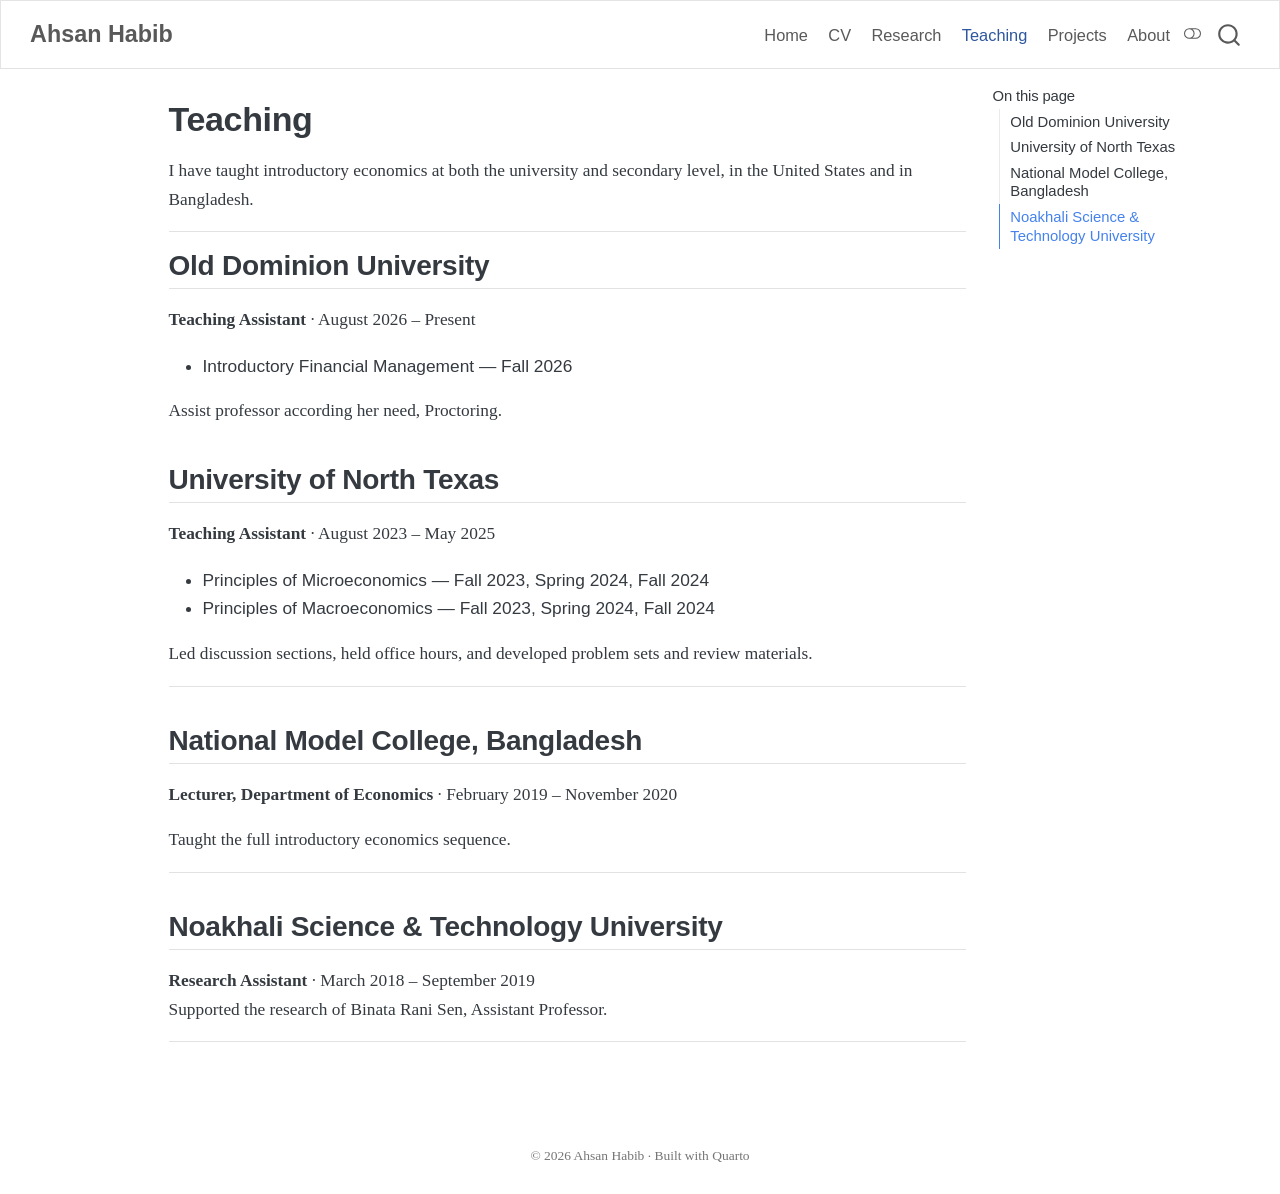
<file: docs/teaching.html>
<!DOCTYPE html>
<html xmlns="http://www.w3.org/1999/xhtml" lang="en" xml:lang="en"><head>

<meta charset="utf-8">
<meta name="generator" content="quarto-1.10.18">

<meta name="viewport" content="width=device-width, initial-scale=1.0, user-scalable=yes">


<title>Teaching – Ahsan Habib</title>
<style>
/* Default styles provided by pandoc.
** See https://pandoc.org/MANUAL.html#variables-for-html for config info.
*/
span.smallcaps{font-variant: small-caps;}
div.columns{display: flex; gap: 1.5em;}
div.column{flex: auto;}
@media screen {
div.columns{gap: min(4vw, 1.5em);}
div.column{overflow-x: auto;}
}
div.hanging-indent{margin-left: 1.5em; text-indent: -1.5em;}
ul.task-list{list-style: none;}
ul.task-list li input[type="checkbox"] {
  width: 0.8em;
  margin: 0 0.8em 0.2em -1em; /* quarto-specific, see https://github.com/quarto-dev/quarto-cli/issues/4556 */ 
  vertical-align: middle;
}
</style>


<script src="site_libs/quarto-nav/quarto-nav.js"></script>
<script src="site_libs/quarto-nav/headroom.min.js"></script>
<script src="site_libs/clipboard/clipboard.min.js"></script>
<script src="site_libs/quarto-search/autocomplete.umd.js"></script>
<script src="site_libs/quarto-search/fuse.min.js"></script>
<script src="site_libs/quarto-search/quarto-search.js"></script>
<meta name="quarto:offset" content="./">
<link href="./images/favicon.png" rel="icon" type="image/png">
<script src="site_libs/quarto-html/quarto.js" type="module"></script>
<script src="site_libs/quarto-html/tabsets/tabsets.js" type="module"></script>
<script src="site_libs/quarto-html/popper.min.js"></script>
<script src="site_libs/quarto-html/tippy.umd.min.js"></script>
<script src="site_libs/quarto-html/anchor.min.js"></script>
<link href="site_libs/quarto-html/tippy.css" rel="stylesheet">
<link href="site_libs/quarto-html/quarto-syntax-highlighting-64a204ab8560d761af7679ceaba22944.css" rel="stylesheet" class="quarto-color-scheme" id="quarto-text-highlighting-styles">
<link href="site_libs/quarto-html/quarto-syntax-highlighting-dark-b85bc7c33db8c58e0ec93c3465666fed.css" rel="stylesheet" class="quarto-color-scheme quarto-color-alternate" id="quarto-text-highlighting-styles">
<link href="site_libs/quarto-html/quarto-syntax-highlighting-64a204ab8560d761af7679ceaba22944.css" rel="stylesheet" class="quarto-color-scheme-extra" id="quarto-text-highlighting-styles">
<script src="site_libs/bootstrap/bootstrap.min.js"></script>
<link href="site_libs/bootstrap/bootstrap-icons.css" rel="stylesheet">
<link href="site_libs/bootstrap/bootstrap-e5f91ad3aecf1eb9d35c53ff38ad6c57.min.css" rel="stylesheet" append-hash="true" class="quarto-color-scheme" id="quarto-bootstrap" data-mode="light">
<link href="site_libs/bootstrap/bootstrap-dark-8b348f4b4b74a528bf910da1e8c5139e.min.css" rel="stylesheet" append-hash="true" class="quarto-color-scheme quarto-color-alternate" id="quarto-bootstrap" data-mode="dark">
<link href="site_libs/bootstrap/bootstrap-e5f91ad3aecf1eb9d35c53ff38ad6c57.min.css" rel="stylesheet" append-hash="true" class="quarto-color-scheme-extra" id="quarto-bootstrap" data-mode="light">
<script id="quarto-search-options" type="application/json">{
  "location": "navbar",
  "copy-button": false,
  "collapse-after": 3,
  "panel-placement": "end",
  "type": "overlay",
  "limit": 50,
  "keyboard-shortcut": [
    "f",
    "/",
    "s"
  ],
  "show-item-context": false,
  "language": {
    "search-no-results-text": "No results",
    "search-matching-documents-text": "matching documents",
    "search-copy-link-title": "Copy link to search",
    "search-hide-matches-text": "Hide additional matches",
    "search-more-match-text": "more match in this document",
    "search-more-matches-text": "more matches in this document",
    "search-clear-button-title": "Clear",
    "search-text-placeholder": "",
    "search-detached-cancel-button-title": "Cancel",
    "search-submit-button-title": "Submit",
    "search-label": "Search"
  }
}</script>


<link rel="stylesheet" href="styles.css">
</head>

<body class="nav-fixed quarto-light"><script id="quarto-html-before-body" type="application/javascript">
    const toggleBodyColorMode = (bsSheetEl) => {
      const mode = bsSheetEl.getAttribute("data-mode");
      const bodyEl = window.document.querySelector("body");
      if (mode === "dark") {
        bodyEl.classList.add("quarto-dark");
        bodyEl.classList.remove("quarto-light");
      } else {
        bodyEl.classList.add("quarto-light");
        bodyEl.classList.remove("quarto-dark");
      }
    }
    const toggleBodyColorPrimary = () => {
      const bsSheetEl = window.document.querySelector("link#quarto-bootstrap:not([rel=disabled-stylesheet])");
      if (bsSheetEl) {
        toggleBodyColorMode(bsSheetEl);
      }
    }
    const setColorSchemeToggle = (alternate) => {
      const toggles = window.document.querySelectorAll('.quarto-color-scheme-toggle');
      for (let i=0; i < toggles.length; i++) {
        const toggle = toggles[i];
        if (toggle) {
          if (alternate) {
            toggle.classList.add("alternate");
          } else {
            toggle.classList.remove("alternate");
          }
        }
      }
    };
    const toggleColorMode = (alternate) => {
      // Switch the stylesheets
      const primaryStylesheets = window.document.querySelectorAll('link.quarto-color-scheme:not(.quarto-color-alternate)');
      const alternateStylesheets = window.document.querySelectorAll('link.quarto-color-scheme.quarto-color-alternate');
      manageTransitions('#quarto-margin-sidebar .nav-link', false);
      if (alternate) {
        // note: dark is layered on light, we don't disable primary!
        enableStylesheet(alternateStylesheets);
        for (const sheetNode of alternateStylesheets) {
          if (sheetNode.id === "quarto-bootstrap") {
            toggleBodyColorMode(sheetNode);
          }
        }
      } else {
        disableStylesheet(alternateStylesheets);
        enableStylesheet(primaryStylesheets)
        toggleBodyColorPrimary();
      }
      manageTransitions('#quarto-margin-sidebar .nav-link', true);
      // Switch the toggles
      setColorSchemeToggle(alternate)
      // Hack to workaround the fact that safari doesn't
      // properly recolor the scrollbar when toggling (#1455)
      if (navigator.userAgent.indexOf('Safari') > 0 && navigator.userAgent.indexOf('Chrome') == -1) {
        manageTransitions("body", false);
        window.scrollTo(0, 1);
        setTimeout(() => {
          window.scrollTo(0, 0);
          manageTransitions("body", true);
        }, 40);
      }
    }
    const disableStylesheet = (stylesheets) => {
      for (let i=0; i < stylesheets.length; i++) {
        const stylesheet = stylesheets[i];
        stylesheet.rel = 'disabled-stylesheet';
      }
    }
    const enableStylesheet = (stylesheets) => {
      for (let i=0; i < stylesheets.length; i++) {
        const stylesheet = stylesheets[i];
        if(stylesheet.rel !== 'stylesheet') { // for Chrome, which will still FOUC without this check
          stylesheet.rel = 'stylesheet';
        }
      }
    }
    const manageTransitions = (selector, allowTransitions) => {
      const els = window.document.querySelectorAll(selector);
      for (let i=0; i < els.length; i++) {
        const el = els[i];
        if (allowTransitions) {
          el.classList.remove('notransition');
        } else {
          el.classList.add('notransition');
        }
      }
    }
    const isFileUrl = () => {
      return window.location.protocol === 'file:';
    }
    const hasAlternateSentinel = () => {
      let styleSentinel = getColorSchemeSentinel();
      if (styleSentinel !== null) {
        return styleSentinel === "alternate";
      } else {
        return false;
      }
    }
    const setStyleSentinel = (alternate) => {
      const value = alternate ? "alternate" : "default";
      if (!isFileUrl()) {
        window.localStorage.setItem("quarto-color-scheme", value);
      } else {
        localAlternateSentinel = value;
      }
    }
    const getColorSchemeSentinel = () => {
      if (!isFileUrl()) {
        const storageValue = window.localStorage.getItem("quarto-color-scheme");
        return storageValue != null ? storageValue : localAlternateSentinel;
      } else {
        return localAlternateSentinel;
      }
    }
    const toggleGiscusIfUsed = (isAlternate, darkModeDefault) => {
      const baseTheme = document.querySelector('#giscus-base-theme')?.value ?? 'light';
      const alternateTheme = document.querySelector('#giscus-alt-theme')?.value ?? 'dark';
      let newTheme = '';
      if(authorPrefersDark) {
        newTheme = isAlternate ? baseTheme : alternateTheme;
      } else {
        newTheme = isAlternate ? alternateTheme : baseTheme;
      }
      const changeGiscusTheme = () => {
        // From: https://github.com/giscus/giscus/issues/336
        const sendMessage = (message) => {
          const iframe = document.querySelector('iframe.giscus-frame');
          if (!iframe) return;
          iframe.contentWindow.postMessage({ giscus: message }, 'https://giscus.app');
        }
        sendMessage({
          setConfig: {
            theme: newTheme
          }
        });
      }
      const isGiscussLoaded = window.document.querySelector('iframe.giscus-frame') !== null;
      if (isGiscussLoaded) {
        changeGiscusTheme();
      }
    };
    const authorPrefersDark = false;
    const darkModeDefault = authorPrefersDark;
      document.querySelector('link#quarto-text-highlighting-styles.quarto-color-scheme-extra').rel = 'disabled-stylesheet';
      document.querySelector('link#quarto-bootstrap.quarto-color-scheme-extra').rel = 'disabled-stylesheet';
    let localAlternateSentinel = darkModeDefault ? 'alternate' : 'default';
    // Dark / light mode switch
    window.quartoToggleColorScheme = () => {
      // Read the current dark / light value
      let toAlternate = !hasAlternateSentinel();
      toggleColorMode(toAlternate);
      setStyleSentinel(toAlternate);
      toggleGiscusIfUsed(toAlternate, darkModeDefault);
      window.dispatchEvent(new Event('resize'));
    };
    // Switch to dark mode if need be
    if (hasAlternateSentinel()) {
      toggleColorMode(true);
    } else {
      toggleColorMode(false);
    }
  </script>

<div id="quarto-search-results"></div>
  <header id="quarto-header" class="headroom fixed-top">
    <nav class="navbar navbar-expand-lg " data-bs-theme="dark">
      <div class="navbar-container container-fluid">
      <div class="navbar-brand-container mx-auto">
    <a class="navbar-brand" href="./index.html">
    <span class="navbar-title">Ahsan Habib</span>
    </a>
  </div>
            <div id="quarto-search" class="" title="Search"></div>
          <button class="navbar-toggler" type="button" data-bs-toggle="collapse" data-bs-target="#navbarCollapse" aria-controls="navbarCollapse" role="menu" aria-expanded="false" aria-label="Toggle navigation" onclick="if (window.quartoToggleHeadroom) { window.quartoToggleHeadroom(); }">
  <span class="navbar-toggler-icon"></span>
</button>
          <div class="collapse navbar-collapse" id="navbarCollapse">
            <ul class="navbar-nav navbar-nav-scroll ms-auto">
  <li class="nav-item">
    <a class="nav-link" href="./index.html"> 
<span class="menu-text">Home</span></a>
  </li>  
  <li class="nav-item">
    <a class="nav-link" href="./ahsan_habib_cv.pdf"> 
<span class="menu-text">CV</span></a>
  </li>  
  <li class="nav-item">
    <a class="nav-link" href="./research.html"> 
<span class="menu-text">Research</span></a>
  </li>  
  <li class="nav-item">
    <a class="nav-link active" href="./teaching.html" aria-current="page"> 
<span class="menu-text">Teaching</span></a>
  </li>  
  <li class="nav-item">
    <a class="nav-link" href="./projects.html"> 
<span class="menu-text">Projects</span></a>
  </li>  
  <li class="nav-item">
    <a class="nav-link" href="./about.html"> 
<span class="menu-text">About</span></a>
  </li>  
</ul>
          </div> <!-- /navcollapse -->
            <div class="quarto-navbar-tools">
  <a href="" class="quarto-color-scheme-toggle quarto-navigation-tool  px-1" onclick="window.quartoToggleColorScheme(); return false;" title="Toggle dark mode"><i class="bi"></i></a>
</div>
      </div> <!-- /container-fluid -->
    </nav>
</header>
<!-- content -->
<div id="quarto-content" class="quarto-container page-columns page-rows-contents page-layout-article page-navbar">
<!-- sidebar -->
<!-- margin-sidebar -->
    <div id="quarto-margin-sidebar" class="sidebar margin-sidebar">
        <nav id="TOC" role="doc-toc" class="toc-active">
    <h2 id="toc-title">On this page</h2>
   
  <ul>
  <li><a href="#old-dominion-university" id="toc-old-dominion-university" class="nav-link active" data-scroll-target="#old-dominion-university">Old Dominion University</a></li>
  <li><a href="#university-of-north-texas" id="toc-university-of-north-texas" class="nav-link" data-scroll-target="#university-of-north-texas">University of North Texas</a></li>
  <li><a href="#national-model-college-bangladesh" id="toc-national-model-college-bangladesh" class="nav-link" data-scroll-target="#national-model-college-bangladesh">National Model College, Bangladesh</a></li>
  <li><a href="#noakhali-science-technology-university" id="toc-noakhali-science-technology-university" class="nav-link" data-scroll-target="#noakhali-science-technology-university">Noakhali Science &amp; Technology University</a></li>
  </ul>
</nav>
    </div>
<!-- main -->
<main class="content" id="quarto-document-content">


<header id="title-block-header" class="quarto-title-block default">
<div class="quarto-title">
<h1 class="title">Teaching</h1>
</div>



<div class="quarto-title-meta">

    
  
    
  </div>
  


</header>


<p>I have taught introductory economics at both the university and secondary level, in the United States and in Bangladesh.</p>
<hr>
<section id="old-dominion-university" class="level2">
<h2 class="anchored" data-anchor-id="old-dominion-university">Old Dominion University</h2>
<p><strong>Teaching Assistant</strong> · August 2026 – Present</p>
<ul>
<li>Introductory Financial Management — Fall 2026</li>
</ul>
<p>Assist professor according her need, Proctoring.</p>
</section>
<section id="university-of-north-texas" class="level2">
<h2 class="anchored" data-anchor-id="university-of-north-texas">University of North Texas</h2>
<p><strong>Teaching Assistant</strong> · August 2023 – May 2025</p>
<ul>
<li>Principles of Microeconomics — Fall 2023, Spring 2024, Fall 2024</li>
<li>Principles of Macroeconomics — Fall 2023, Spring 2024, Fall 2024</li>
</ul>
<p>Led discussion sections, held office hours, and developed problem sets and review materials.</p>
<hr>
</section>
<section id="national-model-college-bangladesh" class="level2">
<h2 class="anchored" data-anchor-id="national-model-college-bangladesh">National Model College, Bangladesh</h2>
<p><strong>Lecturer, Department of Economics</strong> · February 2019 – November 2020</p>
<p>Taught the full introductory economics sequence.</p>
<hr>
</section>
<section id="noakhali-science-technology-university" class="level2">
<h2 class="anchored" data-anchor-id="noakhali-science-technology-university">Noakhali Science &amp; Technology University</h2>
<p><strong>Research Assistant</strong> · March 2018 – September 2019<br>
Supported the research of Binata Rani Sen, Assistant Professor.</p>
<hr>


</section>

</main> <!-- /main -->
<script id="quarto-html-after-body" type="application/javascript">
  window.document.addEventListener("DOMContentLoaded", function (event) {
    // Ensure there is a toggle, if there isn't float one in the top right
    if (window.document.querySelector('.quarto-color-scheme-toggle') === null) {
      const a = window.document.createElement('a');
      a.classList.add('top-right');
      a.classList.add('quarto-color-scheme-toggle');
      a.href = "";
      a.onclick = function() { try { window.quartoToggleColorScheme(); } catch {} return false; };
      const i = window.document.createElement("i");
      i.classList.add('bi');
      a.appendChild(i);
      window.document.body.appendChild(a);
    }
    setColorSchemeToggle(hasAlternateSentinel())
    const icon = "";
    const anchorJS = new window.AnchorJS();
    anchorJS.options = {
      placement: 'right',
      icon: icon
    };
    anchorJS.add('.anchored');
    const isCodeAnnotation = (el) => {
      for (const clz of el.classList) {
        if (clz.startsWith('code-annotation-')) {                     
          return true;
        }
      }
      return false;
    }
    const onCopySuccess = function(e) {
      // button target
      const button = e.trigger;
      // don't keep focus
      button.blur();
      // flash "checked"
      button.classList.add('code-copy-button-checked');
      var currentTitle = button.getAttribute("title");
      button.setAttribute("title", "Copied!");
      let tooltip;
      if (window.bootstrap) {
        button.setAttribute("data-bs-toggle", "tooltip");
        button.setAttribute("data-bs-placement", "left");
        button.setAttribute("data-bs-title", "Copied!");
        tooltip = new bootstrap.Tooltip(button, 
          { trigger: "manual", 
            customClass: "code-copy-button-tooltip",
            offset: [0, -8]});
        tooltip.show();    
      }
      setTimeout(function() {
        if (tooltip) {
          tooltip.hide();
          button.removeAttribute("data-bs-title");
          button.removeAttribute("data-bs-toggle");
          button.removeAttribute("data-bs-placement");
        }
        button.setAttribute("title", currentTitle);
        button.classList.remove('code-copy-button-checked');
      }, 1000);
      // clear code selection
      e.clearSelection();
    }
    const getTextToCopy = function(trigger) {
      const outerScaffold = trigger.parentElement.cloneNode(true);
      const codeEl = outerScaffold.querySelector('code');
      for (const childEl of codeEl.children) {
        if (isCodeAnnotation(childEl)) {
          childEl.remove();
        }
      }
      return codeEl.innerText;
    }
    const clipboard = new window.ClipboardJS('.code-copy-button:not([data-in-quarto-modal])', {
      text: getTextToCopy
    });
    clipboard.on('success', onCopySuccess);
    if (window.document.getElementById('quarto-embedded-source-code-modal')) {
      const clipboardModal = new window.ClipboardJS('.code-copy-button[data-in-quarto-modal]', {
        text: getTextToCopy,
        container: window.document.getElementById('quarto-embedded-source-code-modal')
      });
      clipboardModal.on('success', onCopySuccess);
    }
      var localhostRegex = new RegExp(/^(?:http|https):\/\/localhost\:?[0-9]*\//);
      var mailtoRegex = new RegExp(/^mailto:/);
        var filterRegex = new RegExp("https:\/\/ahsanhabib-fin\.github\.io");
      var isInternal = (href) => {
          return filterRegex.test(href) || localhostRegex.test(href) || mailtoRegex.test(href);
      }
      // Inspect non-navigation links and adorn them if external
     var links = window.document.querySelectorAll('a[href]:not(.nav-link):not(.navbar-brand):not(.toc-action):not(.sidebar-link):not(.sidebar-item-toggle):not(.pagination-link):not(.no-external):not([aria-hidden]):not(.dropdown-item):not(.quarto-navigation-tool):not(.about-link)');
      for (var i=0; i<links.length; i++) {
        const link = links[i];
        if (!isInternal(link.href)) {
          // undo the damage that might have been done by quarto-nav.js in the case of
          // links that we want to consider external
          if (link.dataset.originalHref !== undefined) {
            link.href = link.dataset.originalHref;
          }
            // target, if specified
            link.setAttribute("target", "_blank");
            if (link.getAttribute("rel") === null) {
              link.setAttribute("rel", "noopener");
            }
        }
      }
    function tippyHover(el, contentFn, onTriggerFn, onUntriggerFn) {
      const config = {
        allowHTML: true,
        maxWidth: 500,
        delay: 100,
        arrow: false,
        appendTo: function(el) {
            return el.parentElement;
        },
        interactive: true,
        interactiveBorder: 10,
        theme: 'quarto',
        placement: 'bottom-start',
      };
      if (contentFn) {
        config.content = contentFn;
      }
      if (onTriggerFn) {
        config.onTrigger = onTriggerFn;
      }
      if (onUntriggerFn) {
        config.onUntrigger = onUntriggerFn;
      }
      window.tippy(el, config); 
    }
    const noterefs = window.document.querySelectorAll('a[role="doc-noteref"]');
    for (var i=0; i<noterefs.length; i++) {
      const ref = noterefs[i];
      tippyHover(ref, function() {
        // use id or data attribute instead here
        let href = ref.getAttribute('data-footnote-href') || ref.getAttribute('href');
        try { href = new URL(href).hash; } catch {}
        const id = href.replace(/^#\/?/, "");
        const note = window.document.getElementById(id);
        if (note) {
          return note.innerHTML;
        } else {
          return "";
        }
      });
    }
    const xrefs = window.document.querySelectorAll('a.quarto-xref');
    const processXRef = (id, note) => {
      // Strip column container classes
      const stripColumnClz = (el) => {
        el.classList.remove("page-full", "page-columns");
        if (el.children) {
          for (const child of el.children) {
            stripColumnClz(child);
          }
        }
      }
      stripColumnClz(note)
      if (id === null || id.startsWith('sec-')) {
        // Special case sections, only their first couple elements
        const container = document.createElement("div");
        if (note.children && note.children.length > 2) {
          container.appendChild(note.children[0].cloneNode(true));
          for (let i = 1; i < note.children.length; i++) {
            const child = note.children[i];
            if (child.tagName === "P" && child.innerText === "") {
              continue;
            } else {
              container.appendChild(child.cloneNode(true));
              break;
            }
          }
          if (window.Quarto?.typesetMath) {
            window.Quarto.typesetMath(container);
          }
          return container.innerHTML
        } else {
          if (window.Quarto?.typesetMath) {
            window.Quarto.typesetMath(note);
          }
          return note.innerHTML;
        }
      } else {
        // Remove any anchor links if they are present
        const anchorLink = note.querySelector('a.anchorjs-link');
        if (anchorLink) {
          anchorLink.remove();
        }
        if (window.Quarto?.typesetMath) {
          window.Quarto.typesetMath(note);
        }
        if (note.classList.contains("callout")) {
          return note.outerHTML;
        } else {
          return note.innerHTML;
        }
      }
    }
    for (var i=0; i<xrefs.length; i++) {
      const xref = xrefs[i];
      tippyHover(xref, undefined, function(instance) {
        instance.disable();
        let url = xref.getAttribute('href');
        let hash = undefined; 
        if (url.startsWith('#')) {
          hash = url;
        } else {
          try { hash = new URL(url).hash; } catch {}
        }
        if (hash) {
          const id = hash.replace(/^#\/?/, "");
          const note = window.document.getElementById(id);
          if (note !== null) {
            try {
              const html = processXRef(id, note.cloneNode(true));
              instance.setContent(html);
            } finally {
              instance.enable();
              instance.show();
            }
          } else {
            // See if we can fetch this
            fetch(url.split('#')[0])
            .then(res => res.text())
            .then(html => {
              const parser = new DOMParser();
              const htmlDoc = parser.parseFromString(html, "text/html");
              const note = htmlDoc.getElementById(id);
              if (note !== null) {
                const html = processXRef(id, note);
                instance.setContent(html);
              } 
            }).finally(() => {
              instance.enable();
              instance.show();
            });
          }
        } else {
          // See if we can fetch a full url (with no hash to target)
          // This is a special case and we should probably do some content thinning / targeting
          fetch(url)
          .then(res => res.text())
          .then(html => {
            const parser = new DOMParser();
            const htmlDoc = parser.parseFromString(html, "text/html");
            const note = htmlDoc.querySelector('main.content');
            if (note !== null) {
              // This should only happen for chapter cross references
              // (since there is no id in the URL)
              // remove the first header
              if (note.children.length > 0 && note.children[0].tagName === "HEADER") {
                note.children[0].remove();
              }
              const html = processXRef(null, note);
              instance.setContent(html);
            } 
          }).finally(() => {
            instance.enable();
            instance.show();
          });
        }
      }, function(instance) {
      });
    }
        let selectedAnnoteEl;
        const selectorForAnnotation = ( cell, annotation) => {
          let cellAttr = 'data-code-cell="' + cell + '"';
          let lineAttr = 'data-code-annotation="' +  annotation + '"';
          const selector = 'span[' + cellAttr + '][' + lineAttr + ']';
          return selector;
        }
        const selectCodeLines = (annoteEl) => {
          const doc = window.document;
          const targetCell = annoteEl.getAttribute("data-target-cell");
          const targetAnnotation = annoteEl.getAttribute("data-target-annotation");
          const annoteSpan = window.document.querySelector(selectorForAnnotation(targetCell, targetAnnotation));
          const lines = annoteSpan.getAttribute("data-code-lines").split(",");
          const lineIds = lines.map((line) => {
            return targetCell + "-" + line;
          })
          let top = null;
          let height = null;
          let parent = null;
          if (lineIds.length > 0) {
              //compute the position of the single el (top and bottom and make a div)
              const el = window.document.getElementById(lineIds[0]);
              top = el.offsetTop;
              height = el.offsetHeight;
              parent = el.parentElement.parentElement;
            if (lineIds.length > 1) {
              const lastEl = window.document.getElementById(lineIds[lineIds.length - 1]);
              const bottom = lastEl.offsetTop + lastEl.offsetHeight;
              height = bottom - top;
            }
            if (top !== null && height !== null && parent !== null) {
              // cook up a div (if necessary) and position it 
              let div = window.document.getElementById("code-annotation-line-highlight");
              if (div === null) {
                div = window.document.createElement("div");
                div.setAttribute("id", "code-annotation-line-highlight");
                div.style.position = 'absolute';
                parent.appendChild(div);
              }
              div.style.top = top - 2 + "px";
              div.style.height = height + 4 + "px";
              div.style.left = 0;
              let gutterDiv = window.document.getElementById("code-annotation-line-highlight-gutter");
              if (gutterDiv === null) {
                gutterDiv = window.document.createElement("div");
                gutterDiv.setAttribute("id", "code-annotation-line-highlight-gutter");
                gutterDiv.style.position = 'absolute';
                const codeCell = window.document.getElementById(targetCell);
                const gutter = codeCell.querySelector('.code-annotation-gutter');
                gutter.appendChild(gutterDiv);
              }
              gutterDiv.style.top = top - 2 + "px";
              gutterDiv.style.height = height + 4 + "px";
            }
            selectedAnnoteEl = annoteEl;
          }
        };
        const unselectCodeLines = () => {
          const elementsIds = ["code-annotation-line-highlight", "code-annotation-line-highlight-gutter"];
          elementsIds.forEach((elId) => {
            const div = window.document.getElementById(elId);
            if (div) {
              div.remove();
            }
          });
          selectedAnnoteEl = undefined;
        };
          // Handle positioning of the toggle
      window.addEventListener(
        "resize",
        throttle(() => {
          elRect = undefined;
          if (selectedAnnoteEl) {
            selectCodeLines(selectedAnnoteEl);
          }
        }, 10)
      );
      function throttle(fn, ms) {
      let throttle = false;
      let timer;
        return (...args) => {
          if(!throttle) { // first call gets through
              fn.apply(this, args);
              throttle = true;
          } else { // all the others get throttled
              if(timer) clearTimeout(timer); // cancel #2
              timer = setTimeout(() => {
                fn.apply(this, args);
                timer = throttle = false;
              }, ms);
          }
        };
      }
        // Attach click handler to the DT
        const annoteDls = window.document.querySelectorAll('dt[data-target-cell]');
        for (const annoteDlNode of annoteDls) {
          annoteDlNode.addEventListener('click', (event) => {
            const clickedEl = event.target;
            if (clickedEl !== selectedAnnoteEl) {
              unselectCodeLines();
              const activeEl = window.document.querySelector('dt[data-target-cell].code-annotation-active');
              if (activeEl) {
                activeEl.classList.remove('code-annotation-active');
              }
              selectCodeLines(clickedEl);
              clickedEl.classList.add('code-annotation-active');
            } else {
              // Unselect the line
              unselectCodeLines();
              clickedEl.classList.remove('code-annotation-active');
            }
          });
        }
    const findCites = (el) => {
      const parentEl = el.parentElement;
      if (parentEl) {
        const cites = parentEl.dataset.cites;
        if (cites) {
          return {
            el,
            cites: cites.split(' ')
          };
        } else {
          return findCites(el.parentElement)
        }
      } else {
        return undefined;
      }
    };
    var bibliorefs = window.document.querySelectorAll('a[role="doc-biblioref"]');
    for (var i=0; i<bibliorefs.length; i++) {
      const ref = bibliorefs[i];
      const citeInfo = findCites(ref);
      if (citeInfo) {
        tippyHover(citeInfo.el, function() {
          var popup = window.document.createElement('div');
          citeInfo.cites.forEach(function(cite) {
            var citeDiv = window.document.createElement('div');
            citeDiv.classList.add('hanging-indent');
            citeDiv.classList.add('csl-entry');
            var biblioDiv = window.document.getElementById('ref-' + cite);
            if (biblioDiv) {
              citeDiv.innerHTML = biblioDiv.innerHTML;
            }
            popup.appendChild(citeDiv);
          });
          return popup.innerHTML;
        });
      }
    }
  });
  </script>
</div> <!-- /content -->
<footer class="footer">
  <div class="nav-footer">
    <div class="nav-footer-left">
      &nbsp;
    </div>   
    <div class="nav-footer-center">
<p>© 2026 Ahsan Habib · Built with <a href="https://quarto.org">Quarto</a></p>
</div>
    <div class="nav-footer-right">
      &nbsp;
    </div>
  </div>
</footer>




</body></html>
</file>
<file: docs/site_libs/quarto-html/tippy.css>
.tippy-box[data-animation=fade][data-state=hidden]{opacity:0}[data-tippy-root]{max-width:calc(100vw - 10px)}.tippy-box{position:relative;background-color:#333;color:#fff;border-radius:4px;font-size:14px;line-height:1.4;white-space:normal;outline:0;transition-property:transform,visibility,opacity}.tippy-box[data-placement^=top]>.tippy-arrow{bottom:0}.tippy-box[data-placement^=top]>.tippy-arrow:before{bottom:-7px;left:0;border-width:8px 8px 0;border-top-color:initial;transform-origin:center top}.tippy-box[data-placement^=bottom]>.tippy-arrow{top:0}.tippy-box[data-placement^=bottom]>.tippy-arrow:before{top:-7px;left:0;border-width:0 8px 8px;border-bottom-color:initial;transform-origin:center bottom}.tippy-box[data-placement^=left]>.tippy-arrow{right:0}.tippy-box[data-placement^=left]>.tippy-arrow:before{border-width:8px 0 8px 8px;border-left-color:initial;right:-7px;transform-origin:center left}.tippy-box[data-placement^=right]>.tippy-arrow{left:0}.tippy-box[data-placement^=right]>.tippy-arrow:before{left:-7px;border-width:8px 8px 8px 0;border-right-color:initial;transform-origin:center right}.tippy-box[data-inertia][data-state=visible]{transition-timing-function:cubic-bezier(.54,1.5,.38,1.11)}.tippy-arrow{width:16px;height:16px;color:#333}.tippy-arrow:before{content:"";position:absolute;border-color:transparent;border-style:solid}.tippy-content{position:relative;padding:5px 9px;z-index:1}
</file>
<file: docs/site_libs/quarto-html/quarto-syntax-highlighting-64a204ab8560d761af7679ceaba22944.css>
/* quarto syntax highlight colors */
:root {
  --quarto-hl-ot-color: #003B4F;
  --quarto-hl-at-color: #657422;
  --quarto-hl-ss-color: #20794D;
  --quarto-hl-an-color: #5E5E5E;
  --quarto-hl-fu-color: #4758AB;
  --quarto-hl-st-color: #20794D;
  --quarto-hl-cf-color: #003B4F;
  --quarto-hl-op-color: #5E5E5E;
  --quarto-hl-er-color: #AD0000;
  --quarto-hl-bn-color: #AD0000;
  --quarto-hl-al-color: #AD0000;
  --quarto-hl-va-color: #111111;
  --quarto-hl-bu-color: inherit;
  --quarto-hl-ex-color: inherit;
  --quarto-hl-pp-color: #AD0000;
  --quarto-hl-in-color: #5E5E5E;
  --quarto-hl-vs-color: #20794D;
  --quarto-hl-wa-color: #5E5E5E;
  --quarto-hl-do-color: #5E5E5E;
  --quarto-hl-im-color: #00769E;
  --quarto-hl-ch-color: #20794D;
  --quarto-hl-dt-color: #AD0000;
  --quarto-hl-fl-color: #AD0000;
  --quarto-hl-co-color: #5E5E5E;
  --quarto-hl-cv-color: #5E5E5E;
  --quarto-hl-cn-color: #8f5902;
  --quarto-hl-sc-color: #5E5E5E;
  --quarto-hl-dv-color: #AD0000;
  --quarto-hl-kw-color: #003B4F;
}

/* other quarto variables */
:root {
  --quarto-font-monospace: SFMono-Regular, Menlo, Monaco, Consolas, "Liberation Mono", "Courier New", monospace;
}

/* syntax highlight based on Pandoc's rules */
pre > code.sourceCode > span {
  color: #003B4F;
}

code.sourceCode > span {
  color: #003B4F;
}

div.sourceCode,
div.sourceCode pre.sourceCode {
  color: #003B4F;
}

/* Normal */
code span {
  color: #003B4F;
}

/* Alert */
code span.al {
  color: #AD0000;
  font-style: inherit;
}

/* Annotation */
code span.an {
  color: #5E5E5E;
  font-style: inherit;
}

/* Attribute */
code span.at {
  color: #657422;
  font-style: inherit;
}

/* BaseN */
code span.bn {
  color: #AD0000;
  font-style: inherit;
}

/* BuiltIn */
code span.bu {
  font-style: inherit;
}

/* ControlFlow */
code span.cf {
  color: #003B4F;
  font-weight: bold;
  font-style: inherit;
}

/* Char */
code span.ch {
  color: #20794D;
  font-style: inherit;
}

/* Constant */
code span.cn {
  color: #8f5902;
  font-style: inherit;
}

/* Comment */
code span.co {
  color: #5E5E5E;
  font-style: inherit;
}

/* CommentVar */
code span.cv {
  color: #5E5E5E;
  font-style: italic;
}

/* Documentation */
code span.do {
  color: #5E5E5E;
  font-style: italic;
}

/* DataType */
code span.dt {
  color: #AD0000;
  font-style: inherit;
}

/* DecVal */
code span.dv {
  color: #AD0000;
  font-style: inherit;
}

/* Error */
code span.er {
  color: #AD0000;
  font-style: inherit;
}

/* Extension */
code span.ex {
  font-style: inherit;
}

/* Float */
code span.fl {
  color: #AD0000;
  font-style: inherit;
}

/* Function */
code span.fu {
  color: #4758AB;
  font-style: inherit;
}

/* Import */
code span.im {
  color: #00769E;
  font-style: inherit;
}

/* Information */
code span.in {
  color: #5E5E5E;
  font-style: inherit;
}

/* Keyword */
code span.kw {
  color: #003B4F;
  font-weight: bold;
  font-style: inherit;
}

/* Operator */
code span.op {
  color: #5E5E5E;
  font-style: inherit;
}

/* Other */
code span.ot {
  color: #003B4F;
  font-style: inherit;
}

/* Preprocessor */
code span.pp {
  color: #AD0000;
  font-style: inherit;
}

/* SpecialChar */
code span.sc {
  color: #5E5E5E;
  font-style: inherit;
}

/* SpecialString */
code span.ss {
  color: #20794D;
  font-style: inherit;
}

/* String */
code span.st {
  color: #20794D;
  font-style: inherit;
}

/* Variable */
code span.va {
  color: #111111;
  font-style: inherit;
}

/* VerbatimString */
code span.vs {
  color: #20794D;
  font-style: inherit;
}

/* Warning */
code span.wa {
  color: #5E5E5E;
  font-style: italic;
}

.prevent-inlining {
  content: "</";
}

/*# sourceMappingURL=9d8d5bb603a83b8298b89080a598c93b.css.map */
</file>
<file: docs/site_libs/quarto-html/quarto-syntax-highlighting-dark-b85bc7c33db8c58e0ec93c3465666fed.css>
/* quarto syntax highlight colors */
:root {
  --quarto-hl-al-color: #f07178;
  --quarto-hl-an-color: #d4d0ab;
  --quarto-hl-at-color: #00e0e0;
  --quarto-hl-bn-color: #d4d0ab;
  --quarto-hl-bu-color: #abe338;
  --quarto-hl-ch-color: #abe338;
  --quarto-hl-co-color: #f8f8f2;
  --quarto-hl-cv-color: #ffd700;
  --quarto-hl-cn-color: #ffd700;
  --quarto-hl-cf-color: #ffa07a;
  --quarto-hl-dt-color: #ffa07a;
  --quarto-hl-dv-color: #d4d0ab;
  --quarto-hl-do-color: #f8f8f2;
  --quarto-hl-er-color: #f07178;
  --quarto-hl-ex-color: #00e0e0;
  --quarto-hl-fl-color: #d4d0ab;
  --quarto-hl-fu-color: #ffa07a;
  --quarto-hl-im-color: #abe338;
  --quarto-hl-in-color: #d4d0ab;
  --quarto-hl-kw-color: #ffa07a;
  --quarto-hl-op-color: #ffa07a;
  --quarto-hl-ot-color: #00e0e0;
  --quarto-hl-pp-color: #dcc6e0;
  --quarto-hl-re-color: #00e0e0;
  --quarto-hl-sc-color: #abe338;
  --quarto-hl-ss-color: #abe338;
  --quarto-hl-st-color: #abe338;
  --quarto-hl-va-color: #00e0e0;
  --quarto-hl-vs-color: #abe338;
  --quarto-hl-wa-color: #dcc6e0;
}

/* other quarto variables */
:root {
  --quarto-font-monospace: SFMono-Regular, Menlo, Monaco, Consolas, "Liberation Mono", "Courier New", monospace;
}

/* syntax highlight based on Pandoc's rules */
pre > code.sourceCode > span {
  color: #f8f8f2;
}

code.sourceCode > span {
  color: #f8f8f2;
}

div.sourceCode,
div.sourceCode pre.sourceCode {
  color: #f8f8f2;
}

/* Normal */
code span {
  color: #f8f8f2;
}

/* Alert */
code span.al {
  color: #f07178;
}

/* Annotation */
code span.an {
  color: #d4d0ab;
}

/* Attribute */
code span.at {
  color: #00e0e0;
}

/* BaseN */
code span.bn {
  color: #d4d0ab;
}

/* BuiltIn */
code span.bu {
  color: #abe338;
}

/* ControlFlow */
code span.cf {
  font-weight: bold;
  color: #ffa07a;
}

/* Char */
code span.ch {
  color: #abe338;
}

/* Constant */
code span.cn {
  color: #ffd700;
}

/* Comment */
code span.co {
  font-style: italic;
  color: #f8f8f2;
}

/* CommentVar */
code span.cv {
  color: #ffd700;
}

/* Documentation */
code span.do {
  color: #f8f8f2;
}

/* DataType */
code span.dt {
  color: #ffa07a;
}

/* DecVal */
code span.dv {
  color: #d4d0ab;
}

/* Error */
code span.er {
  color: #f07178;
  text-decoration: underline;
}

/* Extension */
code span.ex {
  font-weight: bold;
  color: #00e0e0;
}

/* Float */
code span.fl {
  color: #d4d0ab;
}

/* Function */
code span.fu {
  color: #ffa07a;
}

/* Import */
code span.im {
  color: #abe338;
}

/* Information */
code span.in {
  color: #d4d0ab;
}

/* Keyword */
code span.kw {
  font-weight: bold;
  color: #ffa07a;
}

/* Operator */
code span.op {
  color: #ffa07a;
}

/* Other */
code span.ot {
  color: #00e0e0;
}

/* Preprocessor */
code span.pp {
  color: #dcc6e0;
}

/* RegionMarker */
code span.re {
  background-color: #f8f8f2;
  color: #00e0e0;
}

/* SpecialChar */
code span.sc {
  color: #abe338;
}

/* SpecialString */
code span.ss {
  color: #abe338;
}

/* String */
code span.st {
  color: #abe338;
}

/* Variable */
code span.va {
  color: #00e0e0;
}

/* VerbatimString */
code span.vs {
  color: #abe338;
}

/* Warning */
code span.wa {
  color: #dcc6e0;
}

.prevent-inlining {
  content: "</";
}

/*# sourceMappingURL=4ed8f1090dec6531da29ab00902aa718.css.map */
</file>
<file: docs/styles.css>
/* ---- Ahsan Habib — site styles ---- */

:root {
  --accent: #1f4e79;        /* deep navy — change this one line to restyle the site */
  --accent-soft: #eaf0f6;
  --rule: #e2e2e2;
}

body {
  font-size: 1.02rem;
  line-height: 1.65;
}

h1, h2, h3 {
  letter-spacing: -0.01em;
}

h2 {
  margin-top: 2.2rem;
  padding-bottom: 0.3rem;
  border-bottom: 1px solid var(--rule);
}

h3 {
  margin-top: 1.6rem;
  font-size: 1.15rem;
  color: var(--accent);
}

a {
  color: var(--accent);
  text-decoration: none;
}

a:hover {
  text-decoration: underline;
}

/* Paper abstracts set as blockquotes */
blockquote {
  border-left: 3px solid var(--accent);
  background: var(--accent-soft);
  padding: 0.7rem 1rem;
  margin: 0.8rem 0 1.2rem 0;
  font-size: 0.95rem;
  color: #333;
}

/* Tighten the navbar */
.navbar {
  border-bottom: 1px solid var(--rule);
}

.navbar-brand {
  font-weight: 600;
}

/* Homepage headshot */
.about-image img {
  box-shadow: 0 2px 12px rgba(0, 0, 0, 0.12);
}

hr {
  border-top: 1px solid var(--rule);
  opacity: 1;
}

.quarto-title-block .subtitle {
  font-weight: 400;
  color: #555;
}
/* ---- Dark mode ---- */

body.quarto-dark {
  --accent: #7fb3e0;
  --accent-soft: #23272b;
  --rule: #3a3f44;
}

body.quarto-dark blockquote {
  color: #ccc;
}

body.quarto-dark .quarto-title-block .subtitle {
  color: #adb5bd;
}
</file>
